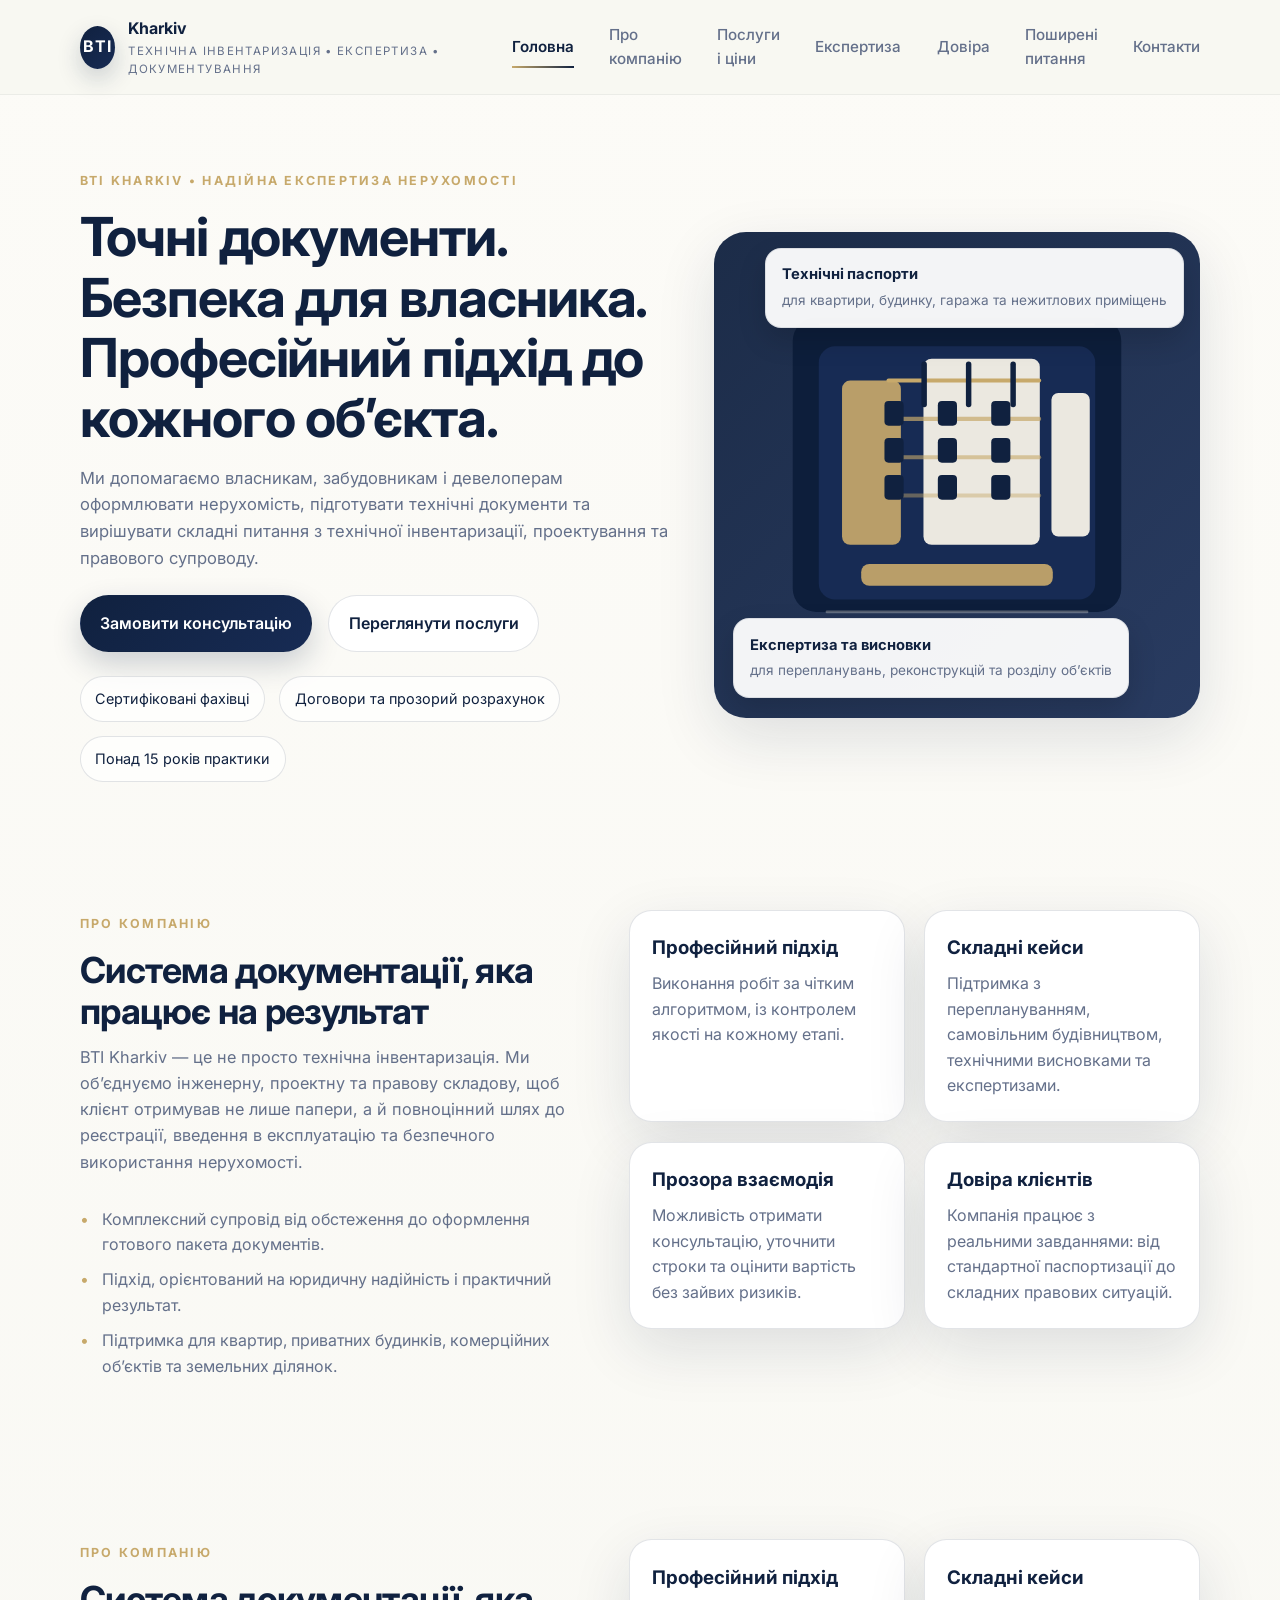
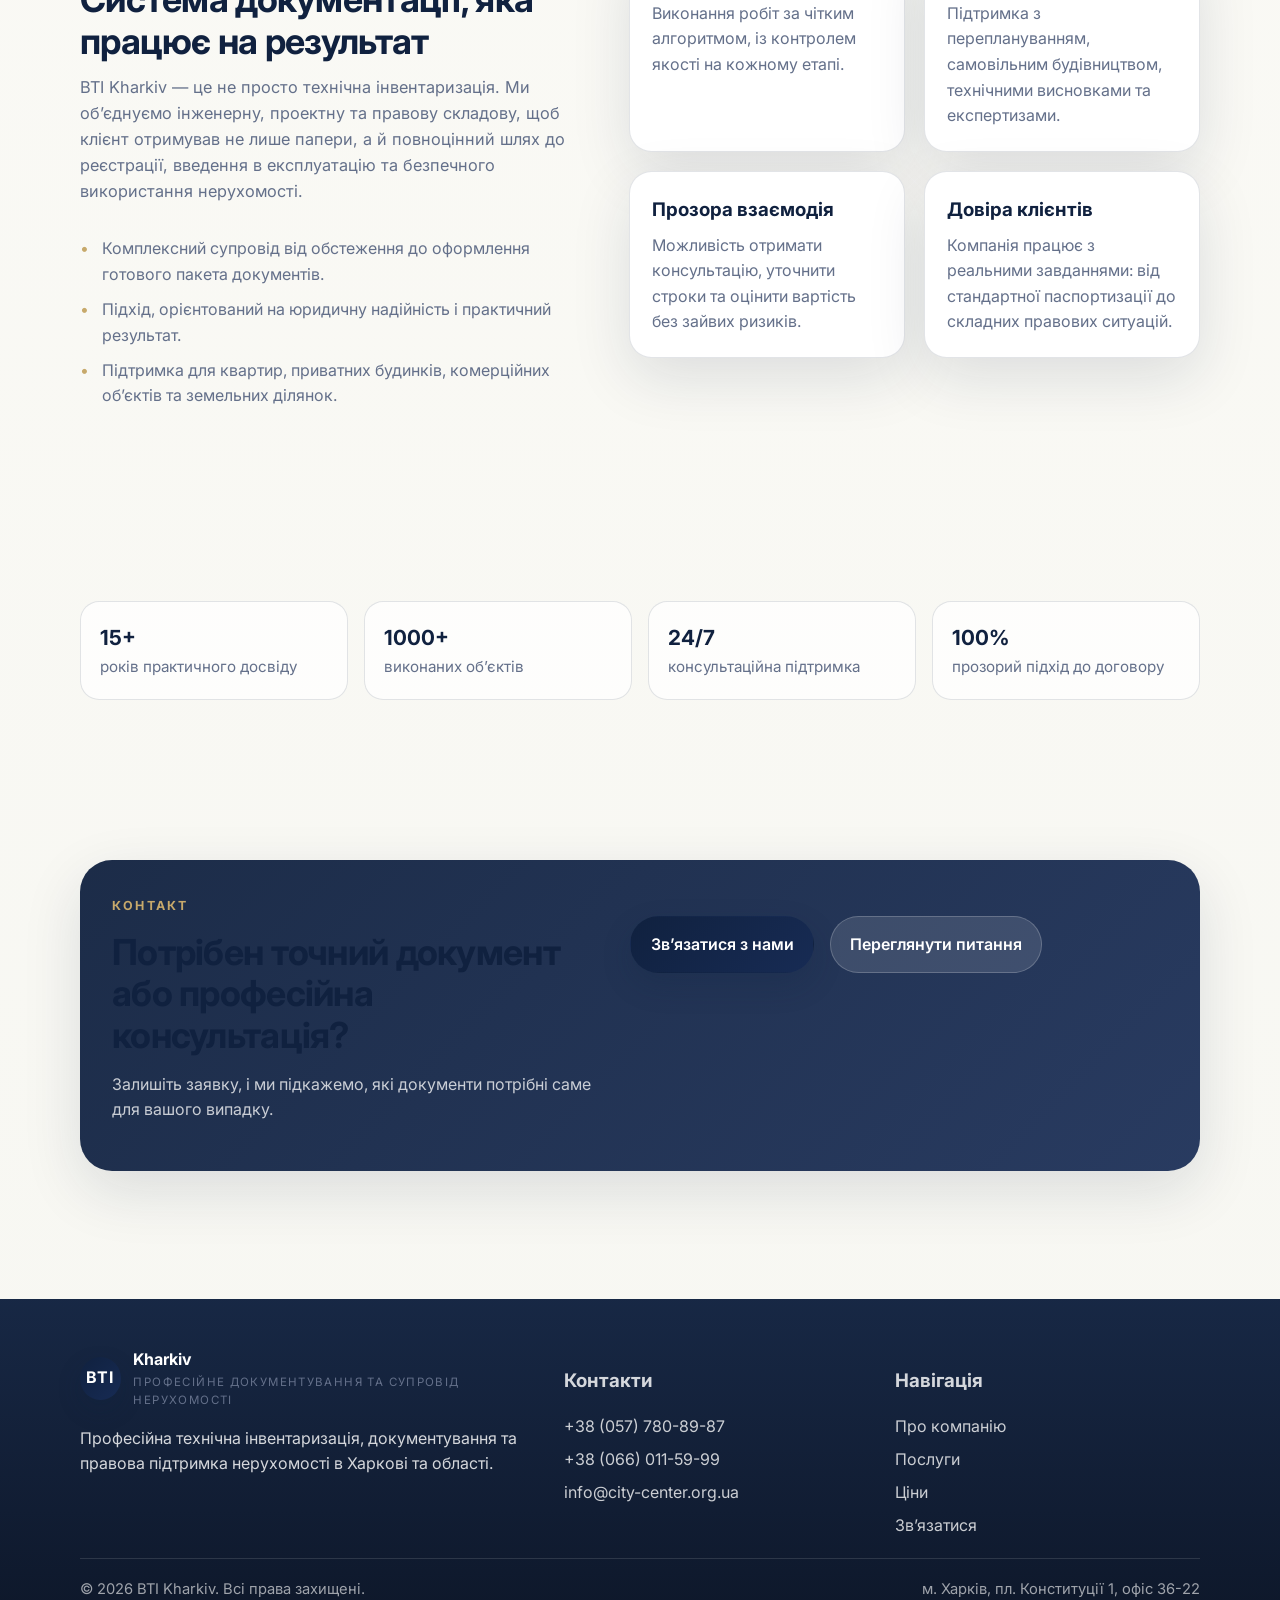
<file: index.html>
<!DOCTYPE html>
<html lang="uk">
  <head>
    <meta charset="UTF-8" />
    <meta name="viewport" content="width=device-width, initial-scale=1.0" />
    <meta name="description" content="BTI Kharkiv — професійна технічна інвентаризація, паспортизація, експертиза та документування нерухомості в Харкові." />
    <title>BTI Kharkiv — Професійна технічна інвентаризація</title>
    <link rel="preconnect" href="https://fonts.googleapis.com" />
    <link rel="preconnect" href="https://fonts.gstatic.com" crossorigin />
    <link href="https://fonts.googleapis.com/css2?family=Inter:wght@400;500;600;700;800&display=swap" rel="stylesheet" />
    <link rel="stylesheet" href="styles.css" />
  </head>
  <body data-page="home">
    <div id="site-header"></div>

    <main>
      <section class="hero">
        <div class="container hero-grid">
          <div>
            <div class="eyebrow">BTI Kharkiv • Надійна експертиза нерухомості</div>
            <h1>Точні документи. Безпека для власника. Професійний підхід до кожного об’єкта.</h1>
            <p class="rich-text">Ми допомагаємо власникам, забудовникам і девелоперам оформлювати нерухомість, підготувати технічні документи та вирішувати складні питання з технічної інвентаризації, проектування та правового супроводу.</p>
            <div class="hero-actions">
              <a class="button button-primary" href="contact.html">Замовити консультацію</a>
              <a class="button button-secondary" href="services.html">Переглянути послуги</a>
            </div>
            <div class="trust-strip">
              <span class="trust-pill">Сертифіковані фахівці</span>
              <span class="trust-pill">Договори та прозорий розрахунок</span>
              <span class="trust-pill">Понад 15 років практики</span>
            </div>
          </div>
          <div class="hero-visual">
            <div class="building">
              <img src="assets/hero-building.svg" alt="Архітектурна ілюстрація будівлі" />
            </div>
            <div class="floating-card card-1">
              <strong>Технічні паспорти</strong>
              <span>для квартири, будинку, гаража та нежитлових приміщень</span>
            </div>
            <div class="floating-card card-2">
              <strong>Експертиза та висновки</strong>
              <span>для перепланувань, реконструкцій та розділу об’єктів</span>
            </div>
          </div>
        </div>
      </section>

      <section class="section" id="about">
        <div class="container">
          <div class="section-grid">
            <div>
              <div class="eyebrow">Про компанію</div>
              <h2 class="section-title">Система документації, яка працює на результат</h2>
              <p class="section-intro">BTI Kharkiv — це не просто технічна інвентаризація. Ми об’єднуємо інженерну, проектну та правову складову, щоб клієнт отримував не лише папери, а й повноцінний шлях до реєстрації, введення в експлуатацію та безпечного використання нерухомості.</p>
              <ul class="list-check">
                <li>Комплексний супровід від обстеження до оформлення готового пакета документів.</li>
                <li>Підхід, орієнтований на юридичну надійність і практичний результат.</li>
                <li>Підтримка для квартир, приватних будинків, комерційних об’єктів та земельних ділянок.</li>
              </ul>
            </div>
            <div class="grid-2">
              <div class="panel">
                <h3>Професійний підхід</h3>
                <p>Виконання робіт за чітким алгоритмом, із контролем якості на кожному етапі.</p>
              </div>
              <div class="panel">
                <h3>Складні кейси</h3>
                <p>Підтримка з переплануванням, самовільним будівництвом, технічними висновками та експертизами.</p>
              </div>
              <div class="panel">
                <h3>Прозора взаємодія</h3>
                <p>Можливість отримати консультацію, уточнити строки та оцінити вартість без зайвих ризиків.</p>
              </div>
              <div class="panel">
                <h3>Довіра клієнтів</h3>
                <p>Компанія працює з реальними завданнями: від стандартної паспортизації до складних правових ситуацій.</p>
              </div>
            </div>
          </div>
        </div>
      </section>

      <section class="section" id="about">
        <div class="container">
          <div class="section-grid">
            <div>
              <div class="eyebrow">Про компанію</div>
              <h2 class="section-title">Система документації, яка працює на результат</h2>
              <p class="section-intro">BTI Kharkiv — це не просто технічна інвентаризація. Ми об’єднуємо інженерну, проектну та правову складову, щоб клієнт отримував не лише папери, а й повноцінний шлях до реєстрації, введення в експлуатацію та безпечного використання нерухомості.</p>
              <ul class="list-check">
                <li>Комплексний супровід від обстеження до оформлення готового пакета документів.</li>
                <li>Підхід, орієнтований на юридичну надійність і практичний результат.</li>
                <li>Підтримка для квартир, приватних будинків, комерційних об’єктів та земельних ділянок.</li>
              </ul>
            </div>
            <div class="grid-2">
              <div class="panel">
                <h3>Професійний підхід</h3>
                <p>Виконання робіт за чітким алгоритмом, із контролем якості на кожному етапі.</p>
              </div>
              <div class="panel">
                <h3>Складні кейси</h3>
                <p>Підтримка з переплануванням, самовільним будівництвом, технічними висновками та експертизами.</p>
              </div>
              <div class="panel">
                <h3>Прозора взаємодія</h3>
                <p>Можливість отримати консультацію, уточнити строки та оцінити вартість без зайвих ризиків.</p>
              </div>
              <div class="panel">
                <h3>Довіра клієнтів</h3>
                <p>Компанія працює з реальними завданнями: від стандартної паспортизації до складних правових ситуацій.</p>
              </div>
            </div>
          </div>
        </div>
      </section>

      <section class="section">
        <div class="container">
          <div class="stat-grid">
            <div class="stat-card">
              <strong>15+</strong>
              <span>років практичного досвіду</span>
            </div>
            <div class="stat-card">
              <strong>1000+</strong>
              <span>виконаних об’єктів</span>
            </div>
            <div class="stat-card">
              <strong>24/7</strong>
              <span>консультаційна підтримка</span>
            </div>
            <div class="stat-card">
              <strong>100%</strong>
              <span>прозорий підхід до договору</span>
            </div>
          </div>
        </div>
      </section>

      <section class="section">
        <div class="container cta-block">
          <div class="section-grid">
            <div>
              <div class="eyebrow">Контакт</div>
              <h2 class="section-title">Потрібен точний документ або професійна консультація?</h2>
              <p>Залишіть заявку, і ми підкажемо, які документи потрібні саме для вашого випадку.</p>
            </div>
            <div class="hero-actions">
              <a class="button button-primary" href="contact.html">Зв’язатися з нами</a>
              <a class="button button-secondary" href="faq.html">Переглянути питання</a>
            </div>
          </div>
        </div>
      </section>
    </main>

    <div id="site-footer"></div>

    <script src="script.js"></script>
  </body>
</html>
</file>
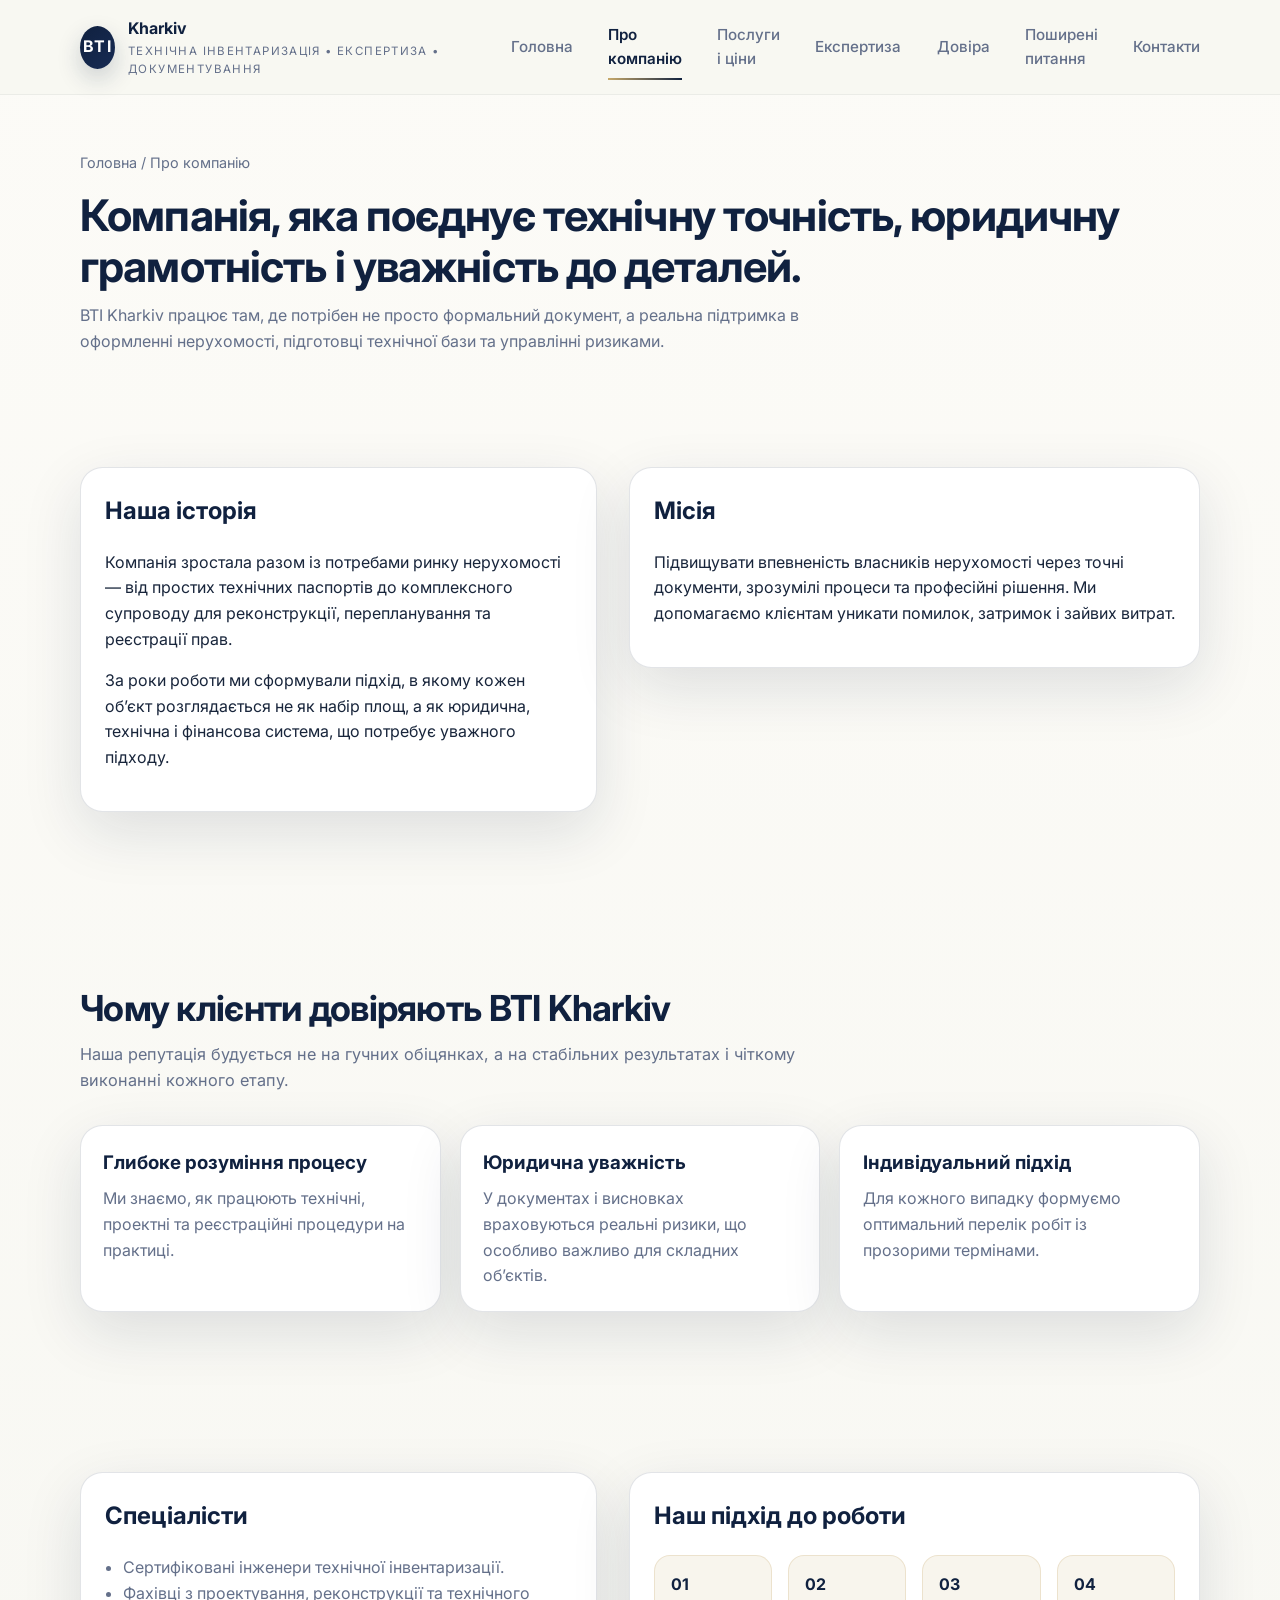
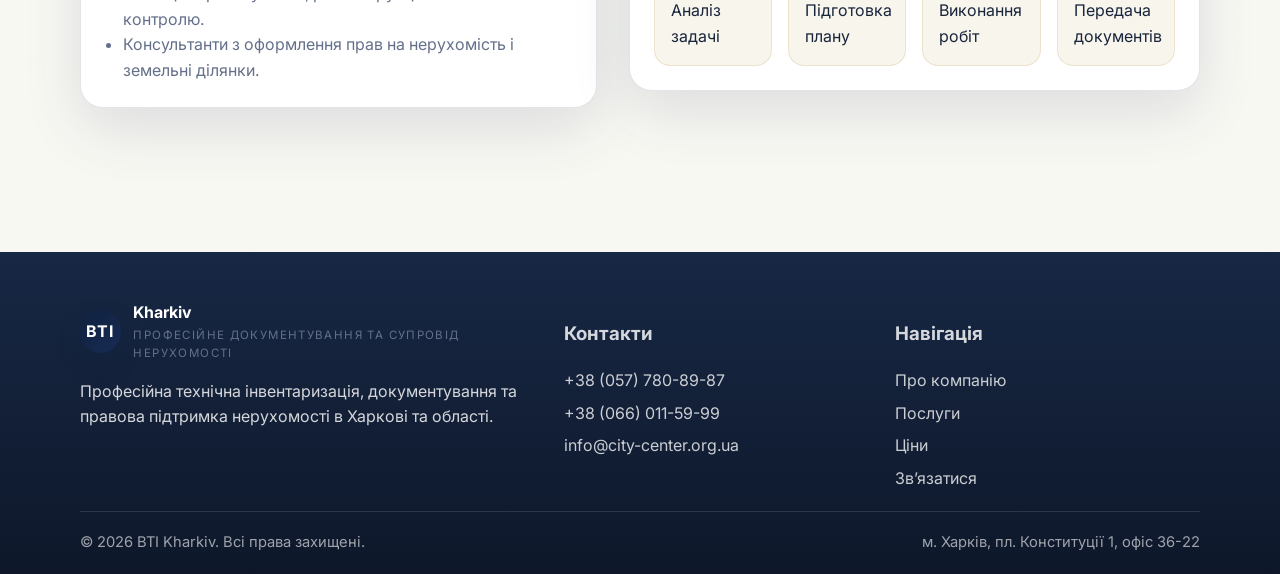
<file: about.html>
<!DOCTYPE html>
<html lang="uk">
  <head>
    <meta charset="UTF-8" />
    <meta name="viewport" content="width=device-width, initial-scale=1.0" />
    <meta name="description" content="Про компанію BTI Kharkiv: досвід, місія, команда та принципи роботи з документами та нерухомістю." />
    <title>BTI Kharkiv — Про компанію</title>
    <link rel="preconnect" href="https://fonts.googleapis.com" />
    <link rel="preconnect" href="https://fonts.gstatic.com" crossorigin />
    <link href="https://fonts.googleapis.com/css2?family=Inter:wght@400;500;600;700;800&display=swap" rel="stylesheet" />
    <link rel="stylesheet" href="styles.css" />
  </head>
  <body data-page="about">
    <div id="site-header"></div>

    <main>
      <section class="page-hero">
        <div class="container">
          <div class="breadcrumbs">Головна / Про компанію</div>
          <h1>Компанія, яка поєднує технічну точність, юридичну грамотність і уважність до деталей.</h1>
          <p>BTI Kharkiv працює там, де потрібен не просто формальний документ, а реальна підтримка в оформленні нерухомості, підготовці технічної бази та управлінні ризиками.</p>
        </div>
      </section>

      <section class="section">
        <div class="container">
          <div class="section-grid">
            <div class="page-card">
              <h2>Наша історія</h2>
              <p>Компанія зростала разом із потребами ринку нерухомості — від простих технічних паспортів до комплексного супроводу для реконструкції, перепланування та реєстрації прав.</p>
              <p>За роки роботи ми сформували підхід, в якому кожен об’єкт розглядається не як набір площ, а як юридична, технічна і фінансова система, що потребує уважного підходу.</p>
            </div>
            <div class="page-card">
              <h2>Місія</h2>
              <p>Підвищувати впевненість власників нерухомості через точні документи, зрозумілі процеси та професійні рішення. Ми допомагаємо клієнтам уникати помилок, затримок і зайвих витрат.</p>
            </div>
          </div>
        </div>
      </section>

      <section class="section">
        <div class="container">
          <h2 class="section-title">Чому клієнти довіряють BTI Kharkiv</h2>
          <p class="section-intro">Наша репутація будується не на гучних обіцянках, а на стабільних результатах і чіткому виконанні кожного етапу.</p>
          <div class="grid-3">
            <div class="panel">
              <h3>Глибоке розуміння процесу</h3>
              <p>Ми знаємо, як працюють технічні, проектні та реєстраційні процедури на практиці.</p>
            </div>
            <div class="panel">
              <h3>Юридична уважність</h3>
              <p>У документах і висновках враховуються реальні ризики, що особливо важливо для складних об’єктів.</p>
            </div>
            <div class="panel">
              <h3>Індивідуальний підхід</h3>
              <p>Для кожного випадку формуємо оптимальний перелік робіт із прозорими термінами.</p>
            </div>
          </div>
        </div>
      </section>

      <section class="section">
        <div class="container">
          <div class="section-grid">
            <div class="page-card">
              <h2>Спеціалісти</h2>
              <ul>
                <li>Сертифіковані інженери технічної інвентаризації.</li>
                <li>Фахівці з проектування, реконструкції та технічного контролю.</li>
                <li>Консультанти з оформлення прав на нерухомість і земельні ділянки.</li>
              </ul>
            </div>
            <div class="page-card">
              <h2>Наш підхід до роботи</h2>
              <div class="steps">
                <div class="step"><strong>01</strong><span>Аналіз задачі</span></div>
                <div class="step"><strong>02</strong><span>Підготовка плану</span></div>
                <div class="step"><strong>03</strong><span>Виконання робіт</span></div>
                <div class="step"><strong>04</strong><span>Передача документів</span></div>
              </div>
            </div>
          </div>
        </div>
      </section>
    </main>

    <div id="site-footer"></div>
    <script src="script.js"></script>
  </body>
</html>
</file>
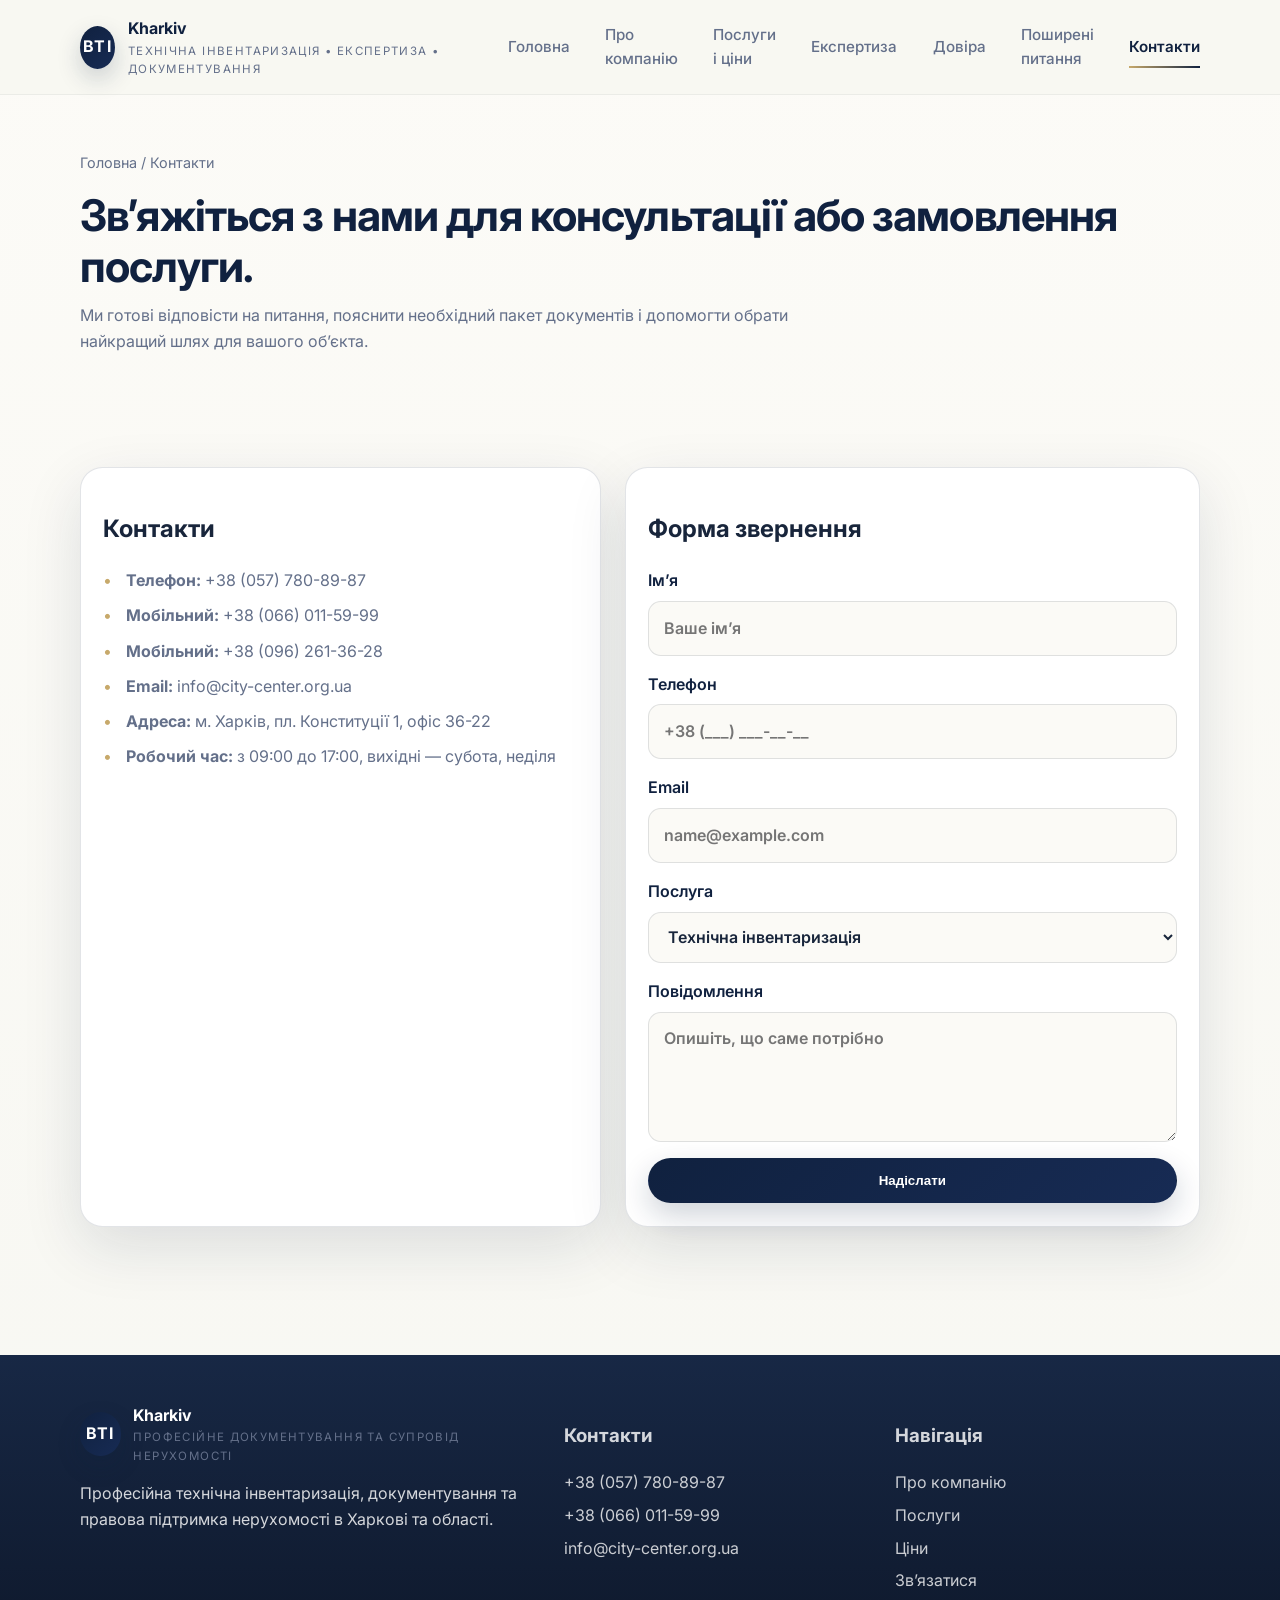
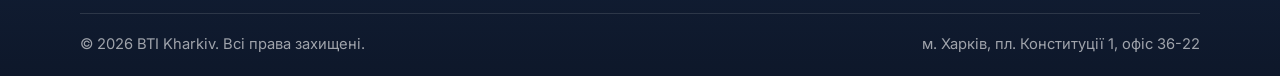
<file: contact.html>
<!DOCTYPE html>
<html lang="uk">
  <head>
    <meta charset="UTF-8" />
    <meta name="viewport" content="width=device-width, initial-scale=1.0" />
    <meta name="description" content="Контакти BTI Kharkiv: зв’язок, консультація, адреса офісу та форма для замовлення послуги." />
    <title>BTI Kharkiv — Контакти</title>
    <link rel="preconnect" href="https://fonts.googleapis.com" />
    <link rel="preconnect" href="https://fonts.gstatic.com" crossorigin />
    <link href="https://fonts.googleapis.com/css2?family=Inter:wght@400;500;600;700;800&display=swap" rel="stylesheet" />
    <link rel="stylesheet" href="styles.css" />
  </head>
  <body data-page="contact">
    <div id="site-header"></div>

    <main>
      <section class="page-hero">
        <div class="container">
          <div class="breadcrumbs">Головна / Контакти</div>
          <h1>Зв’яжіться з нами для консультації або замовлення послуги.</h1>
          <p>Ми готові відповісти на питання, пояснити необхідний пакет документів і допомогти обрати найкращий шлях для вашого об’єкта.</p>
        </div>
      </section>

      <section class="section">
        <div class="container contact-grid">
          <div class="contact-card">
            <h2>Контакти</h2>
            <ul class="list-check">
              <li><strong>Телефон:</strong> <a href="tel:+380577808987">+38 (057) 780-89-87</a></li>
              <li><strong>Мобільний:</strong> <a href="tel:+380660115999">+38 (066) 011-59-99</a></li>
              <li><strong>Мобільний:</strong> <a href="tel:+380962613628">+38 (096) 261-36-28</a></li>
              <li><strong>Email:</strong> <a href="mailto:info@city-center.org.ua">info@city-center.org.ua</a></li>
              <li><strong>Адреса:</strong> м. Харків, пл. Конституції 1, офіс 36-22</li>
              <li><strong>Робочий час:</strong> з 09:00 до 17:00, вихідні — субота, неділя</li>
            </ul>
          </div>
          <div class="form-card">
            <h2>Форма звернення</h2>
            <form>
              <label>Ім’я<input type="text" placeholder="Ваше ім’я" /></label>
              <label>Телефон<input type="tel" placeholder="+38 (___) ___-__-__" /></label>
              <label>Email<input type="email" placeholder="name@example.com" /></label>
              <label>Послуга<select><option>Технічна інвентаризація</option><option>Технічні висновки</option><option>Проектування</option><option>Юридичний супровід</option></select></label>
              <label>Повідомлення<textarea placeholder="Опишіть, що саме потрібно"></textarea></label>
              <button class="button button-primary" type="submit">Надіслати</button>
            </form>
          </div>
        </div>
      </section>
    </main>

    <div id="site-footer"></div>
    <script src="script.js"></script>
  </body>
</html>
</file>
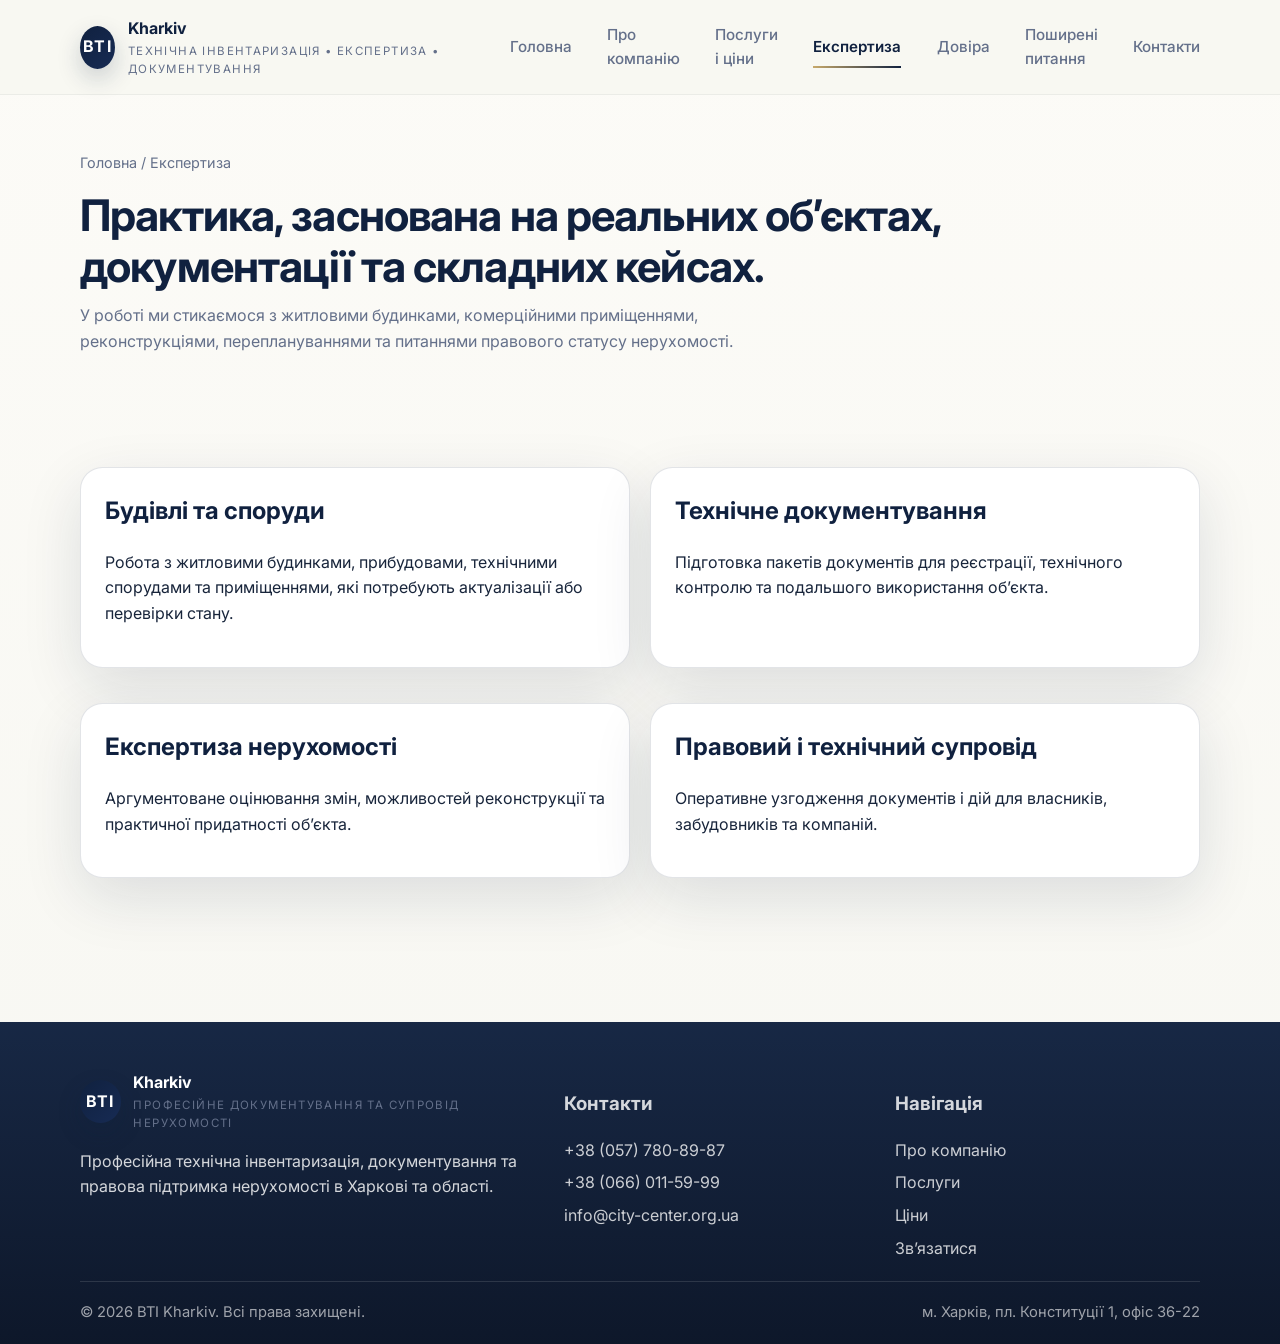
<file: expertise.html>
<!DOCTYPE html>
<html lang="uk">
  <head>
    <meta charset="UTF-8" />
    <meta name="viewport" content="width=device-width, initial-scale=1.0" />
    <meta name="description" content="Експертиза BTI Kharkiv: приклади робіт з будівлями, технічними паспортами, документуванням та оцінкою нерухомості." />
    <title>BTI Kharkiv — Експертиза</title>
    <link rel="preconnect" href="https://fonts.googleapis.com" />
    <link rel="preconnect" href="https://fonts.gstatic.com" crossorigin />
    <link href="https://fonts.googleapis.com/css2?family=Inter:wght@400;500;600;700;800&display=swap" rel="stylesheet" />
    <link rel="stylesheet" href="styles.css" />
  </head>
  <body data-page="expertise">
    <div id="site-header"></div>

    <main>
      <section class="page-hero">
        <div class="container">
          <div class="breadcrumbs">Головна / Експертиза</div>
          <h1>Практика, заснована на реальних об’єктах, документації та складних кейсах.</h1>
          <p>У роботі ми стикаємося з житловими будинками, комерційними приміщеннями, реконструкціями, переплануваннями та питаннями правового статусу нерухомості.</p>
        </div>
      </section>

      <section class="section">
        <div class="container">
          <div class="grid-2">
            <div class="page-card">
              <h2>Будівлі та споруди</h2>
              <p>Робота з житловими будинками, прибудовами, технічними спорудами та приміщеннями, які потребують актуалізації або перевірки стану.</p>
            </div>
            <div class="page-card">
              <h2>Технічне документування</h2>
              <p>Підготовка пакетів документів для реєстрації, технічного контролю та подальшого використання об’єкта.</p>
            </div>
            <div class="page-card">
              <h2>Експертиза нерухомості</h2>
              <p>Аргументоване оцінювання змін, можливостей реконструкції та практичної придатності об’єкта.</p>
            </div>
            <div class="page-card">
              <h2>Правовий і технічний супровід</h2>
              <p>Оперативне узгодження документів і дій для власників, забудовників та компаній.</p>
            </div>
          </div>
        </div>
      </section>
    </main>

    <div id="site-footer"></div>
    <script src="script.js"></script>
  </body>
</html>
</file>
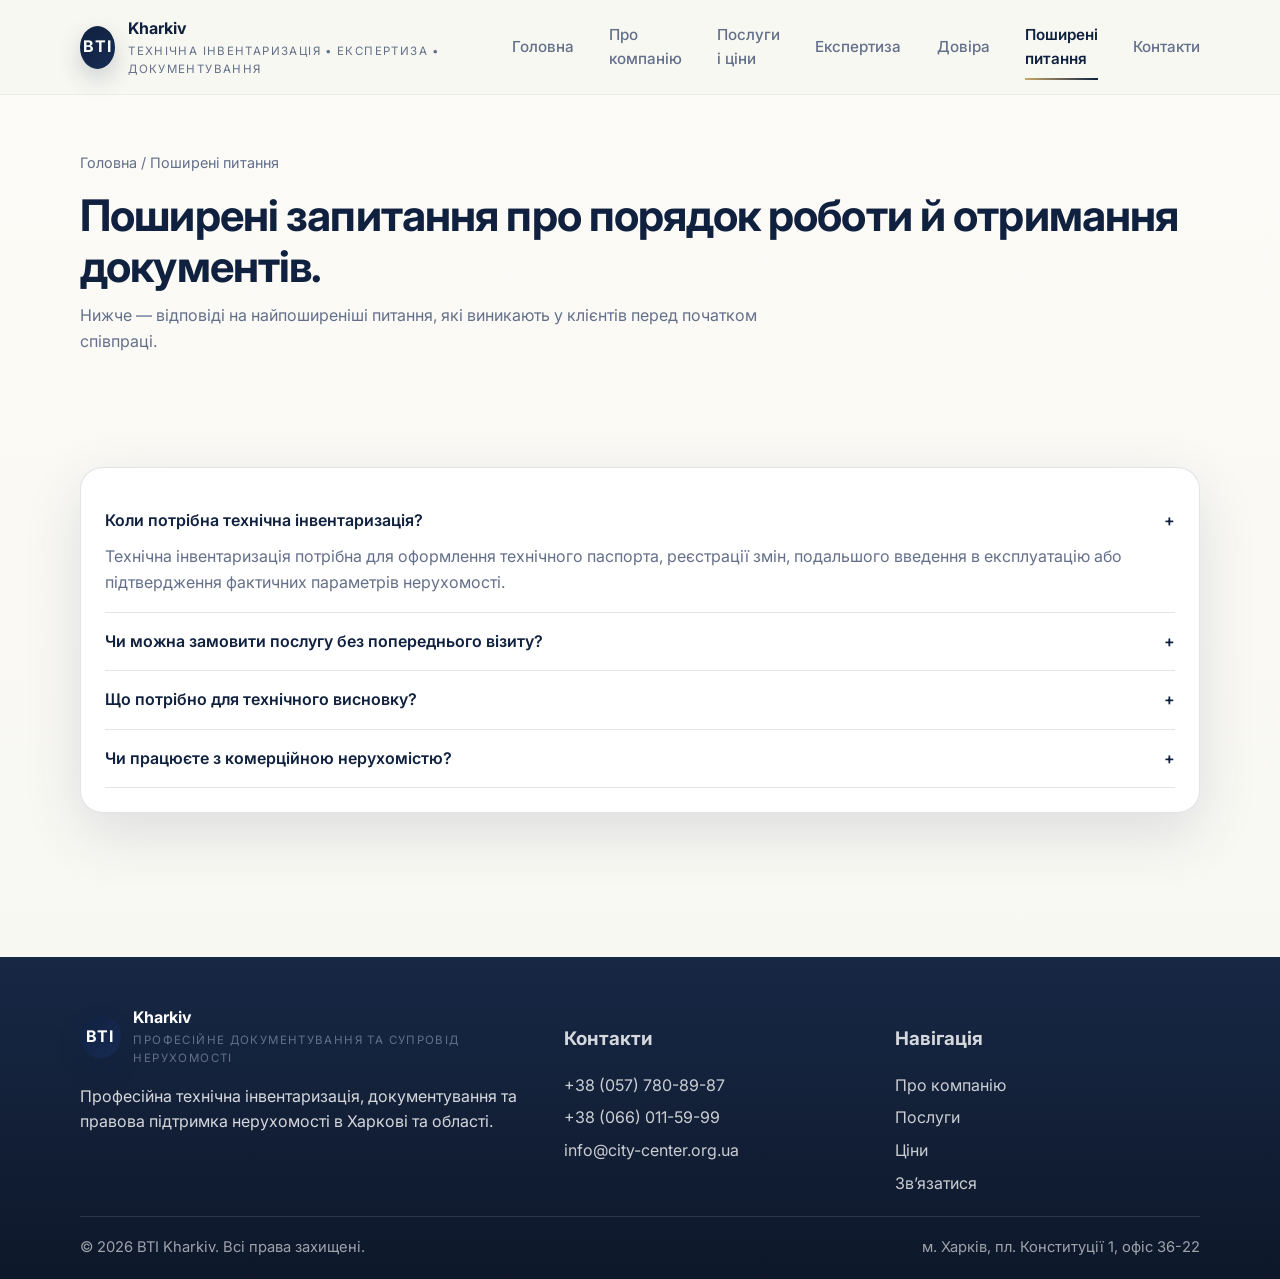
<file: faq.html>
<!DOCTYPE html>
<html lang="uk">
  <head>
    <meta charset="UTF-8" />
    <meta name="viewport" content="width=device-width, initial-scale=1.0" />
    <meta name="description" content="FAQ BTI Kharkiv: відповіді на поширені питання щодо технічної інвентаризації, документації та консультацій." />
    <title>BTI Kharkiv — Поширені питання</title>
    <link rel="preconnect" href="https://fonts.googleapis.com" />
    <link rel="preconnect" href="https://fonts.gstatic.com" crossorigin />
    <link href="https://fonts.googleapis.com/css2?family=Inter:wght@400;500;600;700;800&display=swap" rel="stylesheet" />
    <link rel="stylesheet" href="styles.css" />
  </head>
  <body data-page="faq">
    <div id="site-header"></div>

    <main>
      <section class="page-hero">
        <div class="container">
          <div class="breadcrumbs">Головна / Поширені питання</div>
          <h1>Поширені запитання про порядок роботи й отримання документів.</h1>
          <p>Нижче — відповіді на найпоширеніші питання, які виникають у клієнтів перед початком співпраці.</p>
        </div>
      </section>

      <section class="section">
        <div class="container">
          <div class="page-card">
            <div class="faq-item active">
              <button type="button">Коли потрібна технічна інвентаризація?<span>+</span></button>
              <div class="answer">Технічна інвентаризація потрібна для оформлення технічного паспорта, реєстрації змін, подальшого введення в експлуатацію або підтвердження фактичних параметрів нерухомості.</div>
            </div>
            <div class="faq-item">
              <button type="button">Чи можна замовити послугу без попереднього візиту?<span>+</span></button>
              <div class="answer">Так. Спочатку ми консультуємо клієнта, збираємо базові дані і визначаємо, які документи або обстеження необхідні саме у вашому випадку.</div>
            </div>
            <div class="faq-item">
              <button type="button">Що потрібно для технічного висновку?<span>+</span></button>
              <div class="answer">Зазвичай потрібні правовстановлюючі документи, креслення або плани, а також інформація про об’єкт або заплановані зміни.</div>
            </div>
            <div class="faq-item">
              <button type="button">Чи працюєте з комерційною нерухомістю?<span>+</span></button>
              <div class="answer">Так. Ми працюємо як з житловими, так і з нежитловими приміщеннями, виробничими і складськими об’єктами.</div>
            </div>
          </div>
        </div>
      </section>
    </main>

    <div id="site-footer"></div>
    <script src="script.js"></script>
  </body>
</html>
</file>
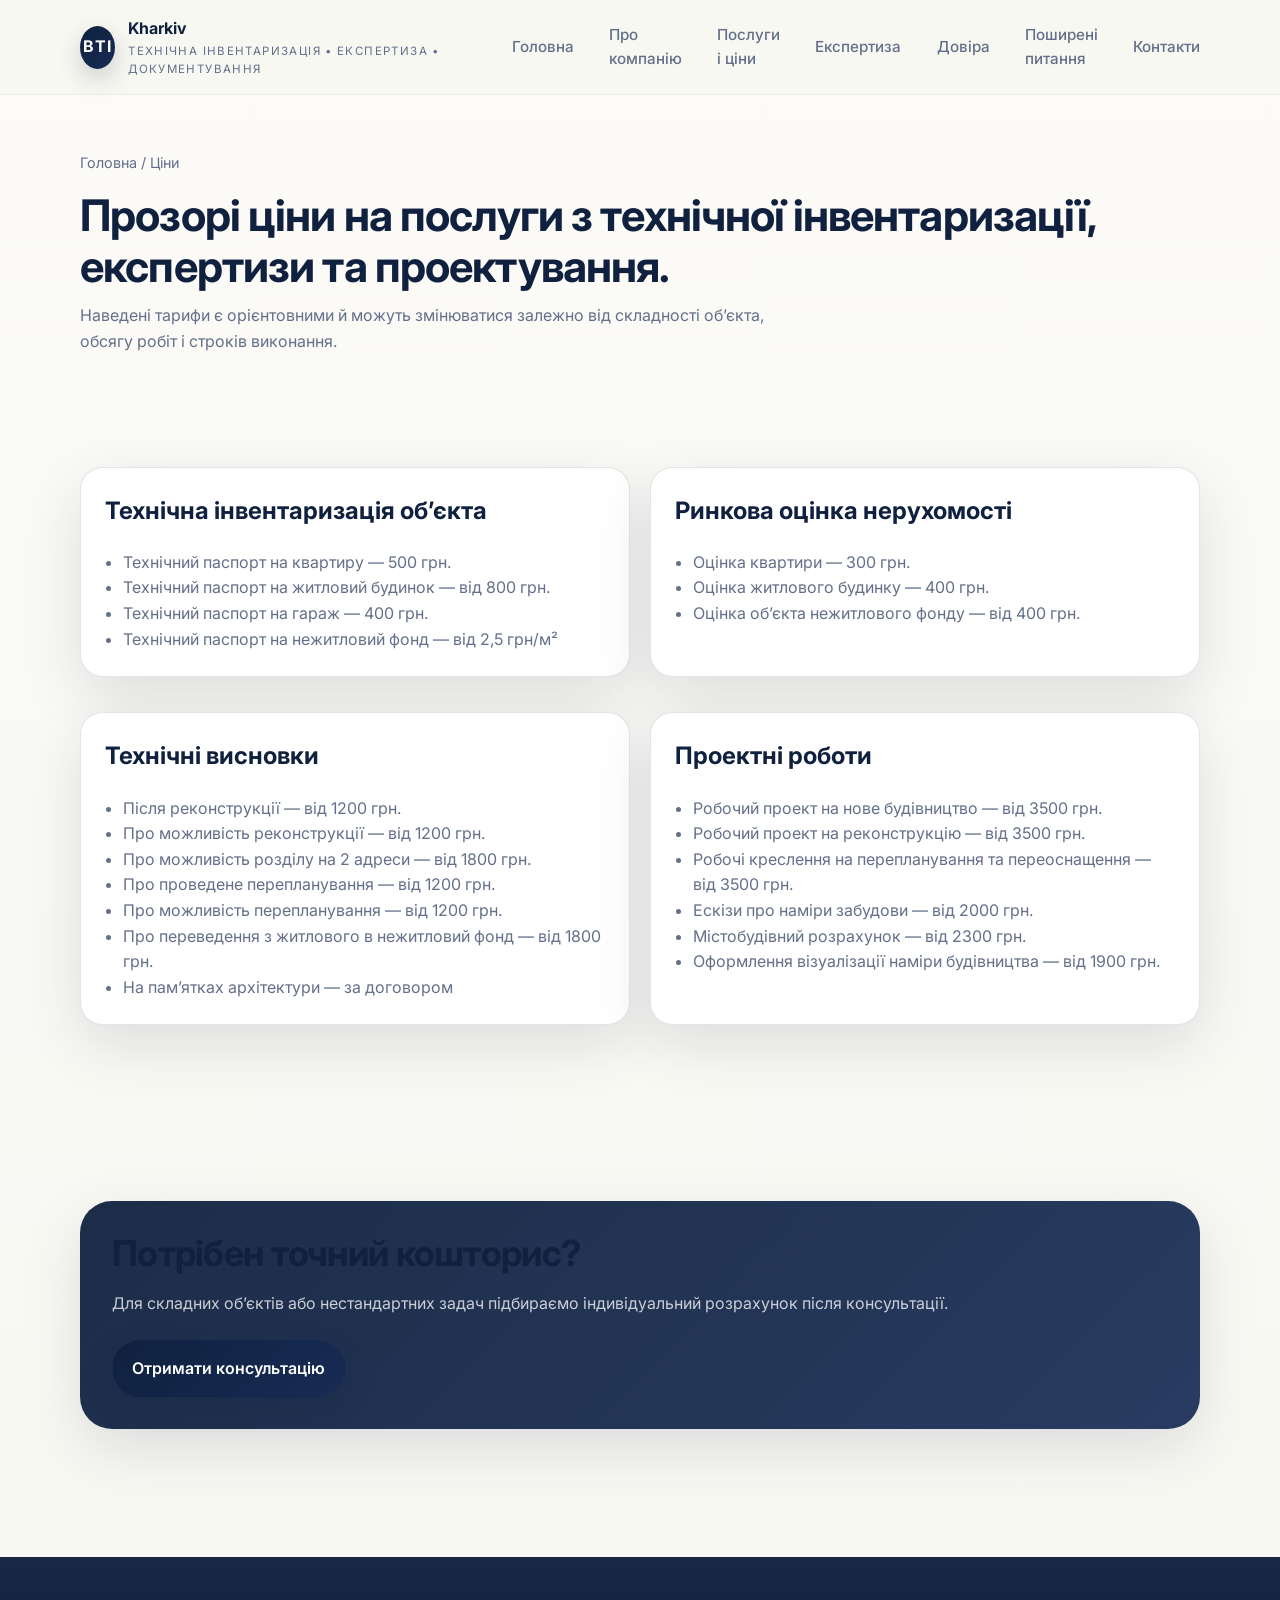
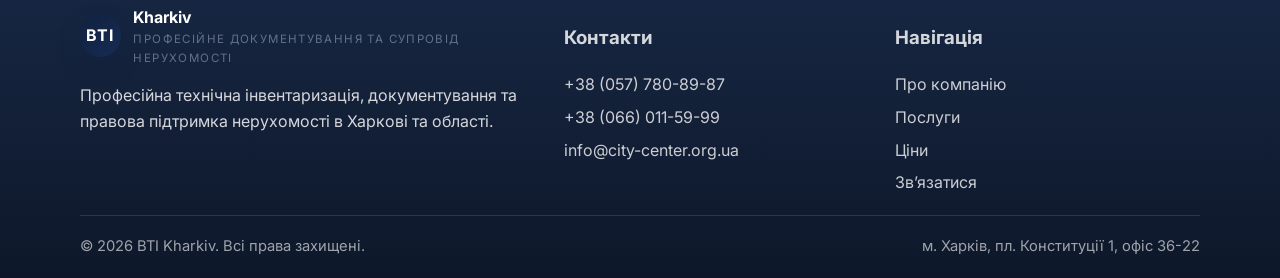
<file: prices.html>
<!DOCTYPE html>
<html lang="uk">
  <head>
    <meta charset="UTF-8" />
    <meta name="viewport" content="width=device-width, initial-scale=1.0" />
    <meta name="description" content="Ціни на послуги BTI Kharkiv: технічна інвентаризація, оцінка нерухомості, технічні висновки та проектні роботи." />
    <title>BTI Kharkiv — Ціни</title>
    <link rel="preconnect" href="https://fonts.googleapis.com" />
    <link rel="preconnect" href="https://fonts.gstatic.com" crossorigin />
    <link href="https://fonts.googleapis.com/css2?family=Inter:wght@400;500;600;700;800&display=swap" rel="stylesheet" />
    <link rel="stylesheet" href="styles.css" />
  </head>
  <body data-page="prices">
    <div id="site-header"></div>

    <main>
      <section class="page-hero">
        <div class="container">
          <div class="breadcrumbs">Головна / Ціни</div>
          <h1>Прозорі ціни на послуги з технічної інвентаризації, експертизи та проектування.</h1>
          <p>Наведені тарифи є орієнтовними й можуть змінюватися залежно від складності об’єкта, обсягу робіт і строків виконання.</p>
        </div>
      </section>

      <section class="section">
        <div class="container">
          <div class="grid-2">
            <div class="page-card">
              <h2>Технічна інвентаризація об’єкта</h2>
              <ul>
                <li>Технічний паспорт на квартиру — 500 грн.</li>
                <li>Технічний паспорт на житловий будинок — від 800 грн.</li>
                <li>Технічний паспорт на гараж — 400 грн.</li>
                <li>Технічний паспорт на нежитловий фонд — від 2,5 грн/м²</li>
              </ul>
            </div>
            <div class="page-card">
              <h2>Ринкова оцінка нерухомості</h2>
              <ul>
                <li>Оцінка квартири — 300 грн.</li>
                <li>Оцінка житлового будинку — 400 грн.</li>
                <li>Оцінка об’єкта нежитлового фонду — від 400 грн.</li>
              </ul>
            </div>
            <div class="page-card">
              <h2>Технічні висновки</h2>
              <ul>
                <li>Після реконструкції — від 1200 грн.</li>
                <li>Про можливість реконструкції — від 1200 грн.</li>
                <li>Про можливість розділу на 2 адреси — від 1800 грн.</li>
                <li>Про проведене перепланування — від 1200 грн.</li>
                <li>Про можливість перепланування — від 1200 грн.</li>
                <li>Про переведення з житлового в нежитловий фонд — від 1800 грн.</li>
                <li>На пам’ятках архітектури — за договором</li>
              </ul>
            </div>
            <div class="page-card">
              <h2>Проектні роботи</h2>
              <ul>
                <li>Робочий проект на нове будівництво — від 3500 грн.</li>
                <li>Робочий проект на реконструкцію — від 3500 грн.</li>
                <li>Робочі креслення на перепланування та переоснащення — від 3500 грн.</li>
                <li>Ескізи про наміри забудови — від 2000 грн.</li>
                <li>Містобудівний розрахунок — від 2300 грн.</li>
                <li>Оформлення візуалізації наміри будівництва — від 1900 грн.</li>
              </ul>
            </div>
          </div>
        </div>
      </section>

      <section class="section">
        <div class="container cta-block">
          <h2 class="section-title">Потрібен точний кошторис?</h2>
          <p>Для складних об’єктів або нестандартних задач підбираємо індивідуальний розрахунок після консультації.</p>
          <div class="hero-actions">
            <a class="button button-primary" href="contact.html">Отримати консультацію</a>
          </div>
        </div>
      </section>
    </main>

    <div id="site-footer"></div>
    <script src="script.js"></script>
  </body>
</html>
</file>
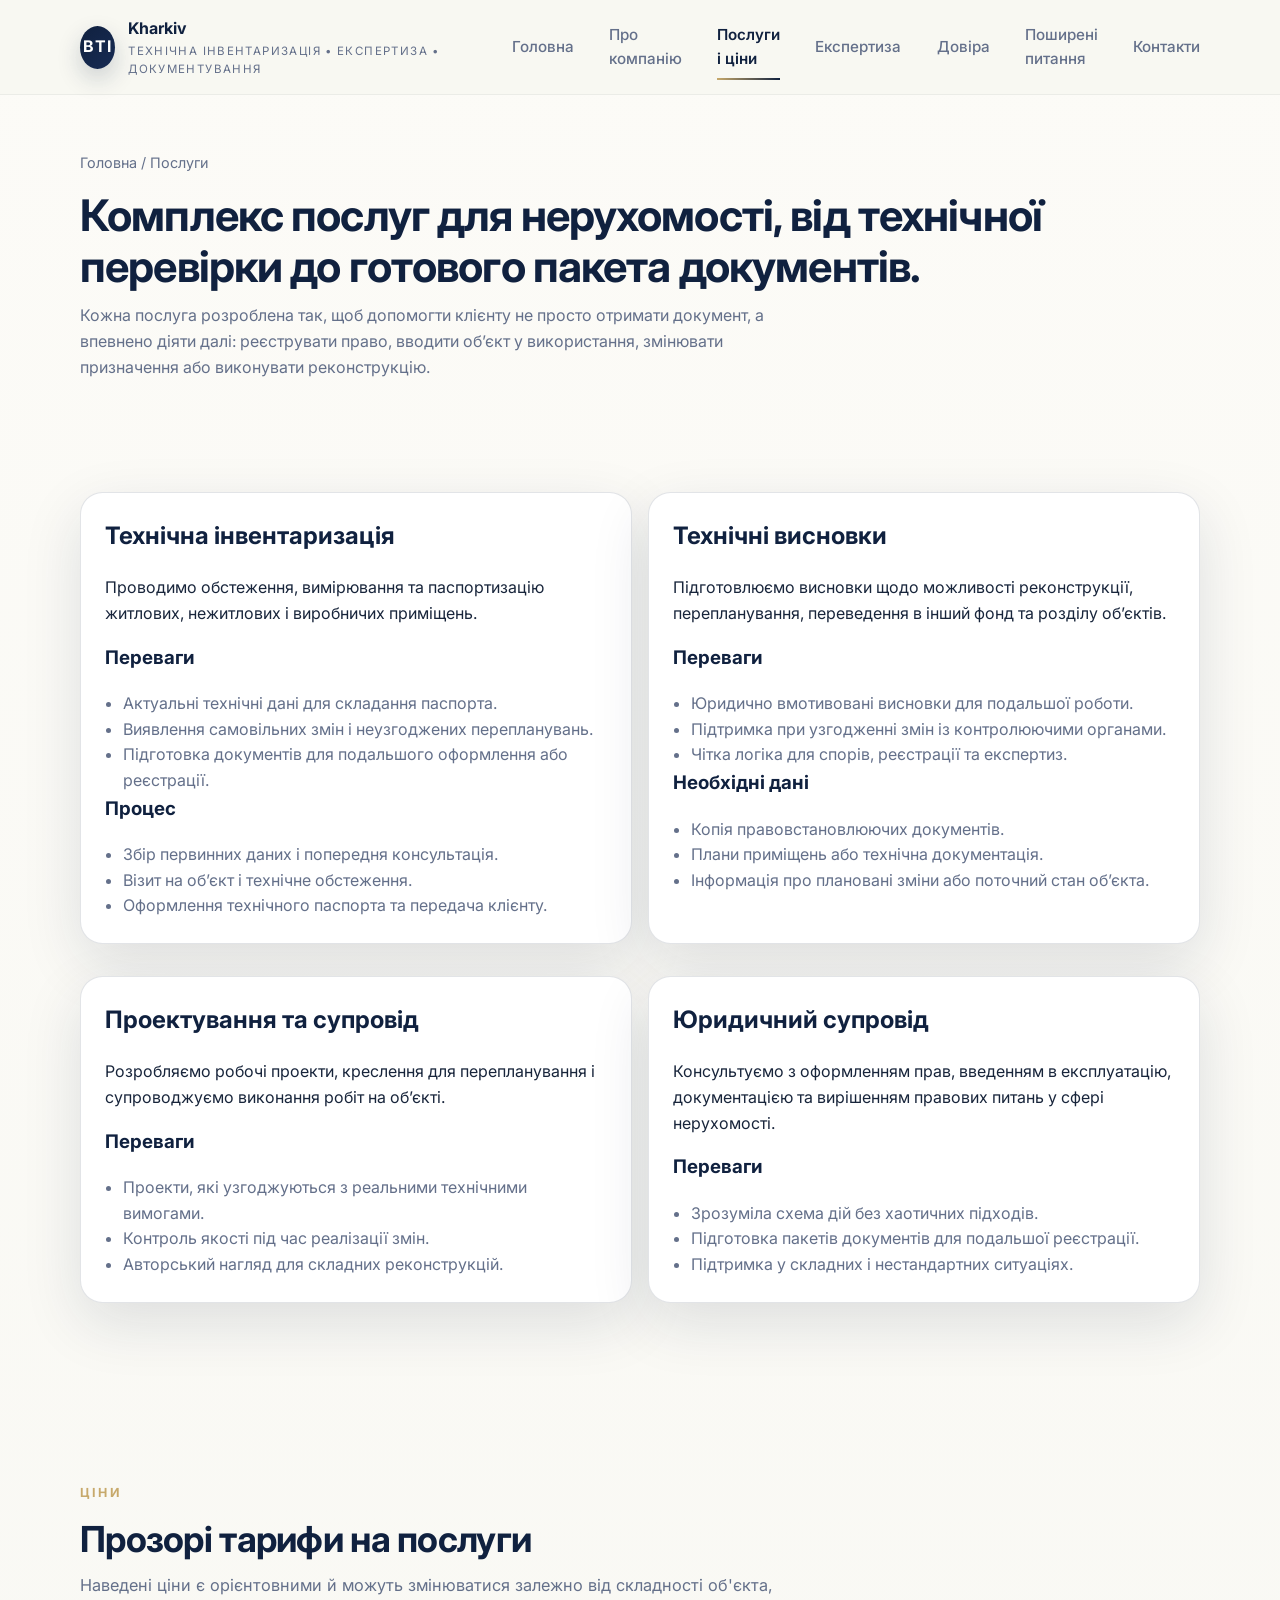
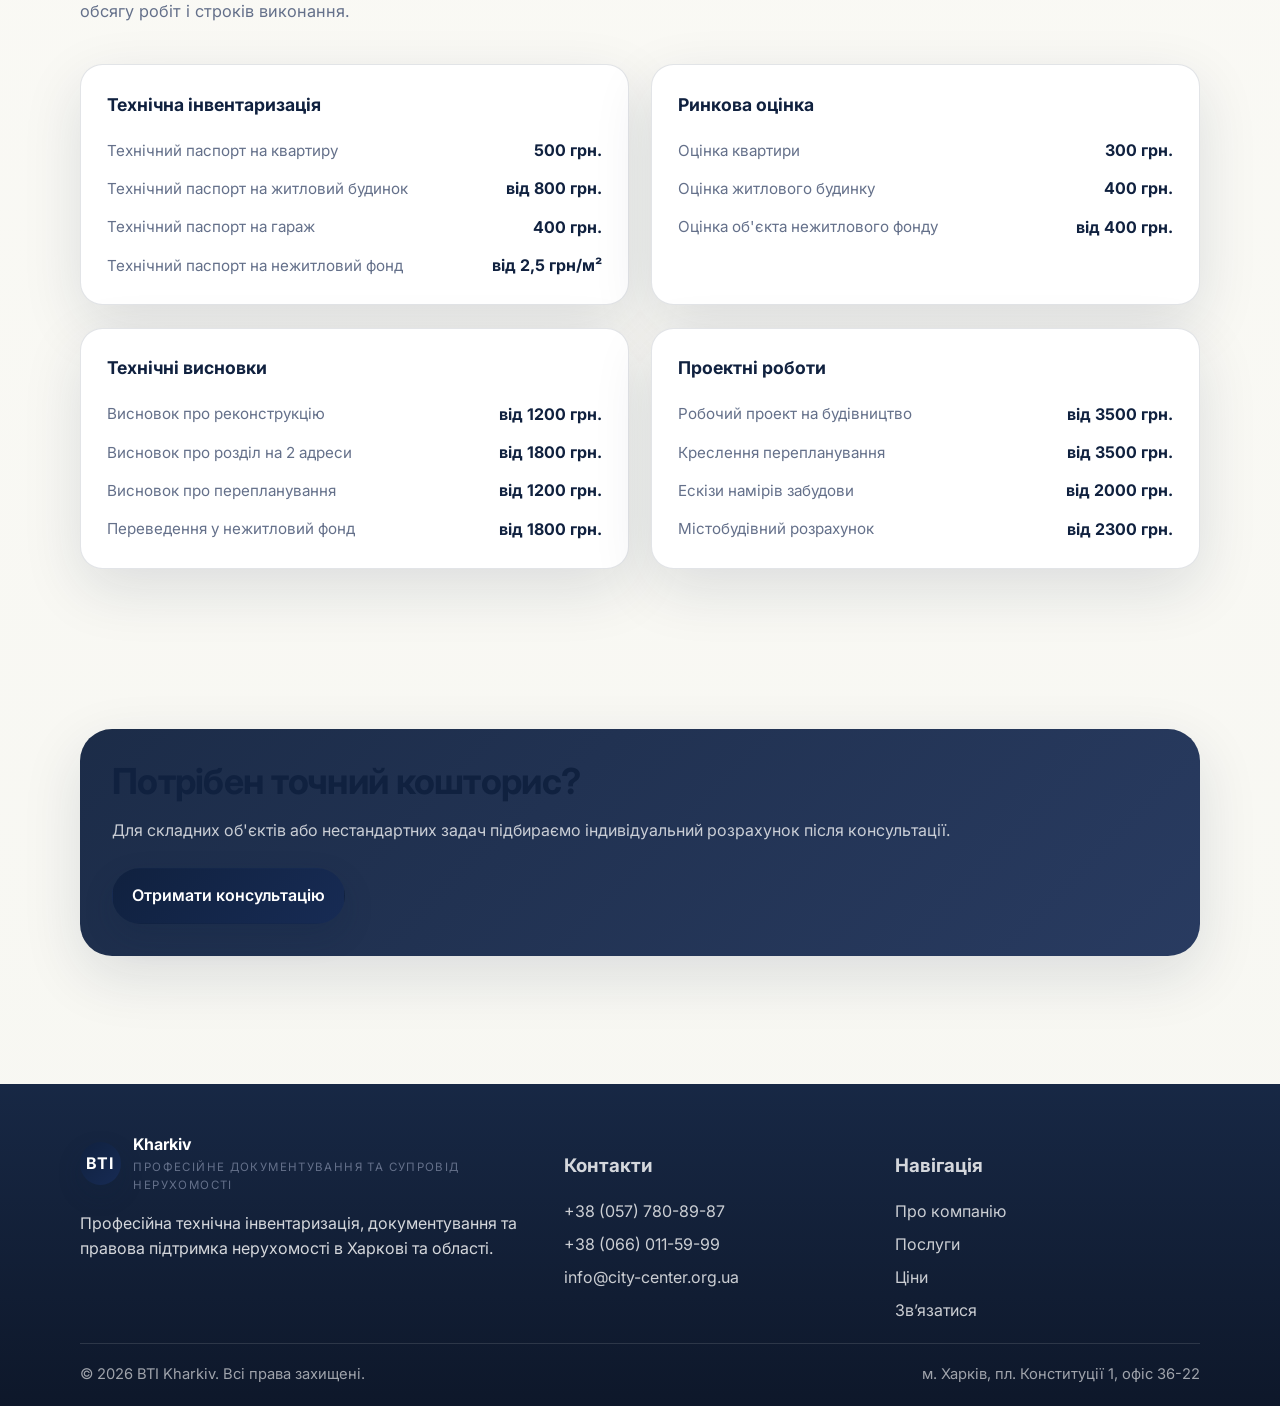
<file: services.html>
<!DOCTYPE html>
<html lang="uk">
  <head>
    <meta charset="UTF-8" />
    <meta name="viewport" content="width=device-width, initial-scale=1.0" />
    <meta name="description" content="Послуги BTI Kharkiv: технічна інвентаризація, технічні висновки, проектування, юридичний супровід та експертиза." />
    <title>BTI Kharkiv — Послуги</title>
    <link rel="preconnect" href="https://fonts.googleapis.com" />
    <link rel="preconnect" href="https://fonts.gstatic.com" crossorigin />
    <link href="https://fonts.googleapis.com/css2?family=Inter:wght@400;500;600;700;800&display=swap" rel="stylesheet" />
    <link rel="stylesheet" href="styles.css" />
  </head>
  <body data-page="services">
    <div id="site-header"></div>

    <main>
      <section class="page-hero">
        <div class="container">
          <div class="breadcrumbs">Головна / Послуги</div>
          <h1>Комплекс послуг для нерухомості, від технічної перевірки до готового пакета документів.</h1>
          <p>Кожна послуга розроблена так, щоб допомогти клієнту не просто отримати документ, а впевнено діяти далі: реєструвати право, вводити об’єкт у використання, змінювати призначення або виконувати реконструкцію.</p>
        </div>
      </section>

      <section class="section">
        <div class="container">
          <div class="services-grid">
            <article class="page-card" id="technical-inventory">
              <h2>Технічна інвентаризація</h2>
              <p>Проводимо обстеження, вимірювання та паспортизацію житлових, нежитлових і виробничих приміщень.</p>
              <h3>Переваги</h3>
              <ul>
                <li>Актуальні технічні дані для складання паспорта.</li>
                <li>Виявлення самовільних змін і неузгоджених перепланувань.</li>
                <li>Підготовка документів для подальшого оформлення або реєстрації.</li>
              </ul>
              <h3>Процес</h3>
              <ul>
                <li>Збір первинних даних і попередня консультація.</li>
                <li>Візит на об’єкт і технічне обстеження.</li>
                <li>Оформлення технічного паспорта та передача клієнту.</li>
              </ul>
            </article>
            <article class="page-card" id="technical-reports">
              <h2>Технічні висновки</h2>
              <p>Підготовлюємо висновки щодо можливості реконструкції, перепланування, переведення в інший фонд та розділу об’єктів.</p>
              <h3>Переваги</h3>
              <ul>
                <li>Юридично вмотивовані висновки для подальшої роботи.</li>
                <li>Підтримка при узгодженні змін із контролюючими органами.</li>
                <li>Чітка логіка для спорів, реєстрації та експертиз.</li>
              </ul>
              <h3>Необхідні дані</h3>
              <ul>
                <li>Копія правовстановлюючих документів.</li>
                <li>Плани приміщень або технічна документація.</li>
                <li>Інформація про плановані зміни або поточний стан об’єкта.</li>
              </ul>
            </article>
            <article class="page-card" id="projecting">
              <h2>Проектування та супровід</h2>
              <p>Розробляємо робочі проекти, креслення для перепланування і супроводжуємо виконання робіт на об’єкті.</p>
              <h3>Переваги</h3>
              <ul>
                <li>Проекти, які узгоджуються з реальними технічними вимогами.</li>
                <li>Контроль якості під час реалізації змін.</li>
                <li>Авторський нагляд для складних реконструкцій.</li>
              </ul>
            </article>
            <article class="page-card" id="legal-support">
              <h2>Юридичний супровід</h2>
              <p>Консультуємо з оформленням прав, введенням в експлуатацію, документацією та вирішенням правових питань у сфері нерухомості.</p>
              <h3>Переваги</h3>
              <ul>
                <li>Зрозуміла схема дій без хаотичних підходів.</li>
                <li>Підготовка пакетів документів для подальшої реєстрації.</li>
                <li>Підтримка у складних і нестандартних ситуаціях.</li>
              </ul>
            </article>
          </div>
        </div>
      </section>

      <section class="section">
        <div class="container">
          <div class="eyebrow">Ціни</div>
          <h2 class="section-title">Прозорі тарифи на послуги</h2>
          <p class="section-intro">Наведені ціни є орієнтовними й можуть змінюватися залежно від складності об'єкта, обсягу робіт і строків виконання.</p>
          <div class="pricing-grid">
            <div class="pricing-card">
              <h3>Технічна інвентаризація</h3>
              <ul class="pricing-list">
                <li><span>Технічний паспорт на квартиру</span> <strong>500 грн.</strong></li>
                <li><span>Технічний паспорт на житловий будинок</span> <strong>від 800 грн.</strong></li>
                <li><span>Технічний паспорт на гараж</span> <strong>400 грн.</strong></li>
                <li><span>Технічний паспорт на нежитловий фонд</span> <strong>від 2,5 грн/м²</strong></li>
              </ul>
            </div>
            <div class="pricing-card">
              <h3>Ринкова оцінка</h3>
              <ul class="pricing-list">
                <li><span>Оцінка квартири</span> <strong>300 грн.</strong></li>
                <li><span>Оцінка житлового будинку</span> <strong>400 грн.</strong></li>
                <li><span>Оцінка об'єкта нежитлового фонду</span> <strong>від 400 грн.</strong></li>
              </ul>
            </div>
            <div class="pricing-card">
              <h3>Технічні висновки</h3>
              <ul class="pricing-list">
                <li><span>Висновок про реконструкцію</span> <strong>від 1200 грн.</strong></li>
                <li><span>Висновок про розділ на 2 адреси</span> <strong>від 1800 грн.</strong></li>
                <li><span>Висновок про перепланування</span> <strong>від 1200 грн.</strong></li>
                <li><span>Переведення у нежитловий фонд</span> <strong>від 1800 грн.</strong></li>
              </ul>
            </div>
            <div class="pricing-card">
              <h3>Проектні роботи</h3>
              <ul class="pricing-list">
                <li><span>Робочий проект на будівництво</span> <strong>від 3500 грн.</strong></li>
                <li><span>Креслення перепланування</span> <strong>від 3500 грн.</strong></li>
                <li><span>Ескізи намірів забудови</span> <strong>від 2000 грн.</strong></li>
                <li><span>Містобудівний розрахунок</span> <strong>від 2300 грн.</strong></li>
              </ul>
            </div>
          </div>
        </div>
      </section>

      <section class="section">
        <div class="container cta-block">
          <h2 class="section-title">Потрібен точний кошторис?</h2>
          <p>Для складних об'єктів або нестандартних задач підбираємо індивідуальний розрахунок після консультації.</p>
          <div class="hero-actions">
            <a class="button button-primary" href="contact.html">Отримати консультацію</a>
          </div>
        </div>
      </section>
    </main>

    <div id="site-footer"></div>
    <script src="script.js"></script>
  </body>
</html>
</file>
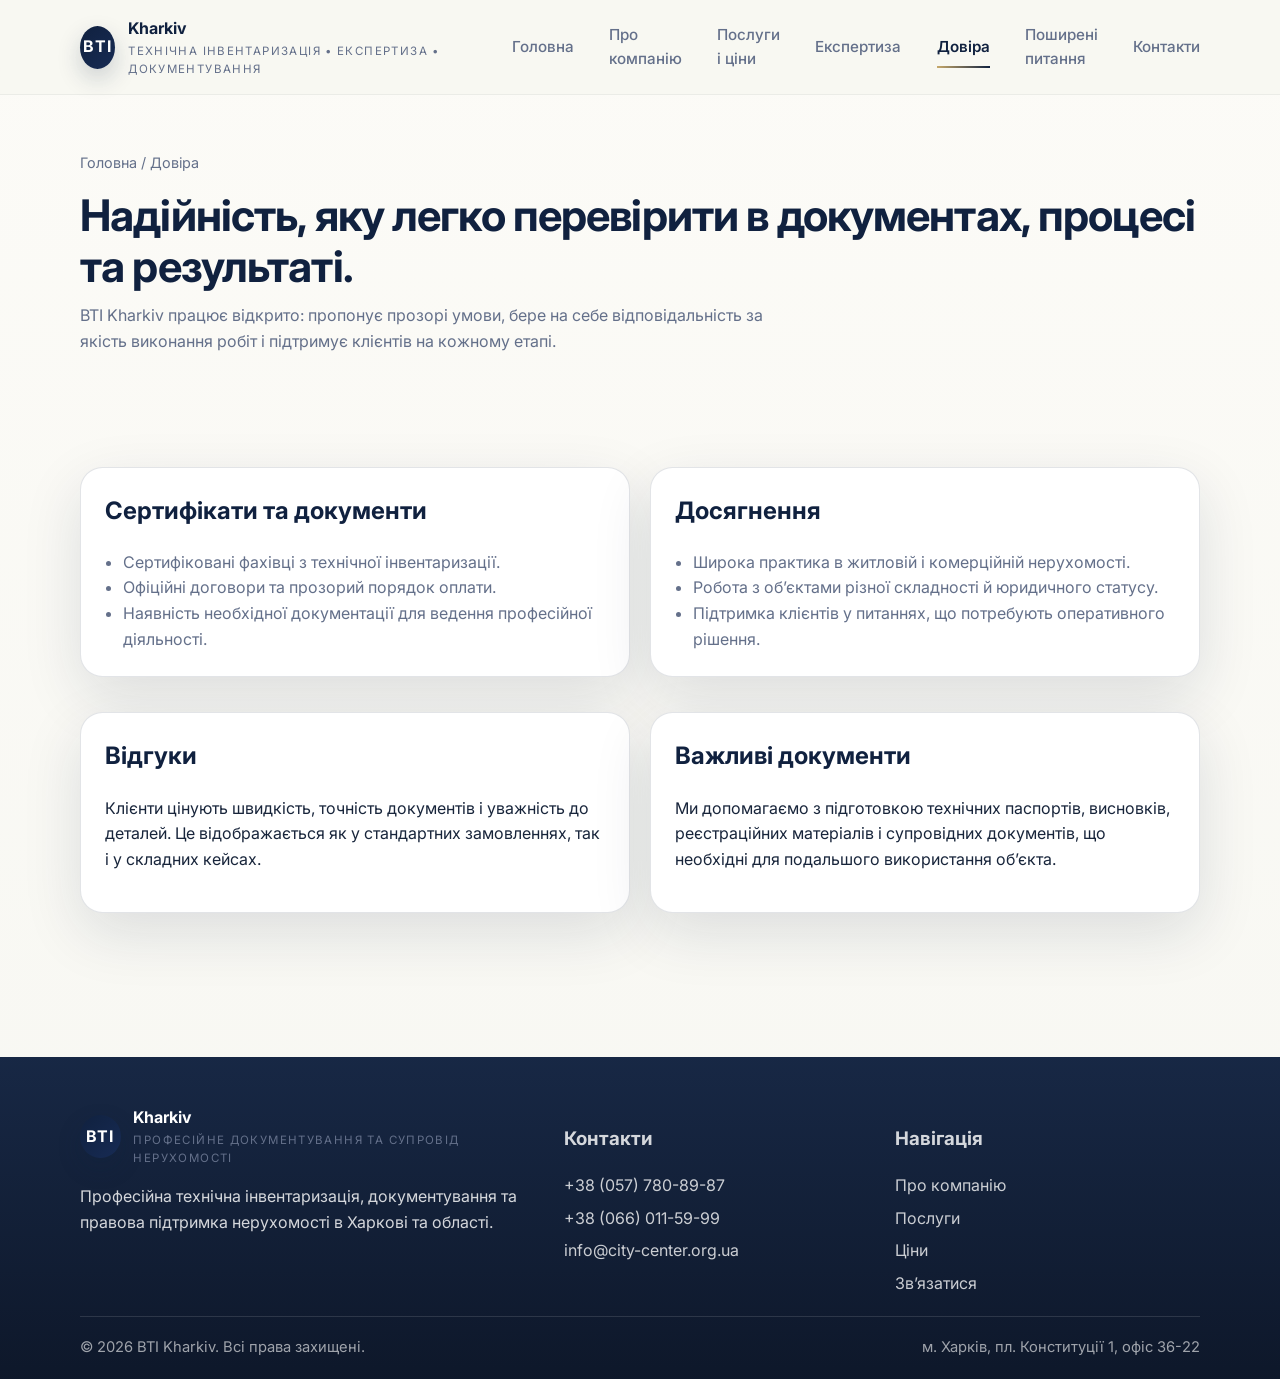
<file: trust.html>
<!DOCTYPE html>
<html lang="uk">
  <head>
    <meta charset="UTF-8" />
    <meta name="viewport" content="width=device-width, initial-scale=1.0" />
    <meta name="description" content="Довіра до BTI Kharkiv: сертифікати, ліцензії, документи, досягнення та відгуки клієнтів." />
    <title>BTI Kharkiv — Довіра</title>
    <link rel="preconnect" href="https://fonts.googleapis.com" />
    <link rel="preconnect" href="https://fonts.gstatic.com" crossorigin />
    <link href="https://fonts.googleapis.com/css2?family=Inter:wght@400;500;600;700;800&display=swap" rel="stylesheet" />
    <link rel="stylesheet" href="styles.css" />
  </head>
  <body data-page="trust">
    <div id="site-header"></div>

    <main>
      <section class="page-hero">
        <div class="container">
          <div class="breadcrumbs">Головна / Довіра</div>
          <h1>Надійність, яку легко перевірити в документах, процесі та результаті.</h1>
          <p>BTI Kharkiv працює відкрито: пропонує прозорі умови, бере на себе відповідальність за якість виконання робіт і підтримує клієнтів на кожному етапі.</p>
        </div>
      </section>

      <section class="section">
        <div class="container">
          <div class="grid-2">
            <div class="page-card">
              <h2>Сертифікати та документи</h2>
              <ul>
                <li>Сертифіковані фахівці з технічної інвентаризації.</li>
                <li>Офіційні договори та прозорий порядок оплати.</li>
                <li>Наявність необхідної документації для ведення професійної діяльності.</li>
              </ul>
            </div>
            <div class="page-card">
              <h2>Досягнення</h2>
              <ul>
                <li>Широка практика в житловій і комерційній нерухомості.</li>
                <li>Робота з об’єктами різної складності й юридичного статусу.</li>
                <li>Підтримка клієнтів у питаннях, що потребують оперативного рішення.</li>
              </ul>
            </div>
            <div class="page-card">
              <h2>Відгуки</h2>
              <p>Клієнти цінують швидкість, точність документів і уважність до деталей. Це відображається як у стандартних замовленнях, так і у складних кейсах.</p>
            </div>
            <div class="page-card">
              <h2>Важливі документи</h2>
              <p>Ми допомагаємо з підготовкою технічних паспортів, висновків, реєстраційних матеріалів і супровідних документів, що необхідні для подальшого використання об’єкта.</p>
            </div>
          </div>
        </div>
      </section>
    </main>

    <div id="site-footer"></div>
    <script src="script.js"></script>
  </body>
</html>
</file>
<file: styles.css>
:root {
  --navy: #10213f;
  --navy-2: #172b54;
  --gold: #c7a96b;
  --gold-soft: #f4e4be;
  --ink: #18253b;
  --muted: #64708a;
  --bg: #f7f7f2;
  --white: #ffffff;
  --line: rgba(16, 33, 63, 0.12);
  --shadow: 0 20px 60px rgba(16, 33, 63, 0.12);
}
* { box-sizing: border-box; }
html { scroll-behavior: smooth; }
body {
  margin: 0;
  font-family: Inter, "Segoe UI", Roboto, Arial, sans-serif;
  color: var(--ink);
  background: linear-gradient(180deg, #fcfbf7 0%, var(--bg) 100%);
  line-height: 1.6;
  -webkit-font-smoothing: antialiased;
  -moz-osx-font-smoothing: grayscale;
}
a { color: inherit; text-decoration: none; }
img { max-width: 100%; display: block; }
.container {
  width: min(1120px, calc(100% - 2rem));
  margin: 0 auto;
}
.section {
  padding: 5rem 0;
}
.section-title {
  font-size: clamp(1.8rem, 2.8vw, 2.6rem);
  margin: 0 0 0.75rem;
  color: var(--navy);
  line-height: 1.15;
  font-weight: 700;
  letter-spacing: -0.02em;
}
.section-intro {
  color: var(--muted);
  max-width: 720px;
  margin: 0 0 2rem;
  font-size: 1.02rem;
}
.site-header {
  position: sticky;
  top: 0;
  z-index: 20;
  backdrop-filter: blur(16px);
  background: rgba(247, 247, 242, 0.86);
  border-bottom: 1px solid rgba(16, 33, 63, 0.06);
}
.header-inner {
  display: flex;
  align-items: center;
  justify-content: space-between;
  padding: 1rem 0;
  gap: 1rem;
}
.brand {
  display: inline-flex;
  align-items: center;
  gap: 0.8rem;
}
.brand strong { display: block; font-size: 1rem; color: var(--navy); }
.brand small { display: block; color: var(--muted); font-size: 0.72rem; letter-spacing: 0.12em; text-transform: uppercase; }
.brand-mark {
  width: 2.7rem;
  height: 2.7rem;
  display: grid;
  place-items: center;
  border-radius: 50%;
  background: linear-gradient(135deg, var(--navy), var(--navy-2));
  color: var(--white);
  font-weight: 700;
  letter-spacing: 0.08em;
  box-shadow: 0 10px 25px rgba(16, 33, 63, 0.2);
}
.site-nav {
  display: flex;
  gap: 2.2rem;
  align-items: center;
}
.site-nav a {
  color: var(--muted);
  font-size: 0.95rem;
  font-weight: 500;
  transition: all .25s ease;
  position: relative;
  padding: 0.4rem 0;
}
.site-nav a::after {
  content: "";
  position: absolute;
  bottom: -2px;
  left: 0;
  width: 0;
  height: 2px;
  background: linear-gradient(90deg, var(--gold), var(--navy));
  transition: width .25s ease;
}
.site-nav a:hover {
  color: var(--navy);
}
.site-nav a:hover::after {
  width: 100%;
}
.site-nav a.active {
  color: var(--navy);
  font-weight: 600;
}
.site-nav a.active::after {
  width: 100%;
}
.nav-toggle { display: none; background: none; border: 0; padding: 0.25rem; }
.nav-toggle span {
  display: block;
  width: 1.5rem;
  height: 2px;
  background: var(--navy);
  margin: 0.25rem 0;
}
.hero {
  padding: 4.5rem 0 3rem;
}
.hero-grid {
  display: grid;
  grid-template-columns: 1.1fr 0.9fr;
  gap: 2.5rem;
  align-items: center;
}
.eyebrow {
  display: inline-flex;
  align-items: center;
  gap: 0.5rem;
  color: var(--gold);
  letter-spacing: 0.18em;
  text-transform: uppercase;
  font-size: 0.78rem;
  font-weight: 700;
  margin-bottom: 1rem;
}
.hero h1 {
  font-size: clamp(2.2rem, 4.2vw, 3.8rem);
  line-height: 1.12;
  margin: 0 0 1rem;
  color: var(--navy);
  font-weight: 700;
  letter-spacing: -0.02em;
}
.hero p.rich-text { font-size: 1.04rem; color: var(--muted); max-width: 620px; }
.hero-actions {
  display: flex;
  gap: 1rem;
  flex-wrap: wrap;
  margin-top: 1.5rem;
}
.button {
  display: inline-flex;
  align-items: center;
  justify-content: center;
  border-radius: 999px;
  padding: 0.9rem 1.2rem;
  font-weight: 600;
  border: 1px solid transparent;
  transition: transform .2s ease, box-shadow .2s ease, background .2s ease;
}
.button:hover { transform: translateY(-2px); }
.button-primary {
  background: linear-gradient(135deg, var(--navy), var(--navy-2));
  color: var(--white);
  box-shadow: 0 12px 30px rgba(16, 33, 63, 0.2);
}
.button-secondary {
  background: var(--white);
  color: var(--navy);
  border-color: var(--line);
}
.trust-strip {
  display: flex;
  flex-wrap: wrap;
  gap: 0.9rem;
  margin-top: 1.5rem;
}
.trust-pill {
  background: rgba(255,255,255,0.7);
  border: 1px solid var(--line);
  padding: 0.65rem 0.9rem;
  border-radius: 999px;
  font-size: 0.9rem;
  color: var(--navy);
}
.hero-visual {
  position: relative;
  min-height: 420px;
  border-radius: 2rem;
  padding: 1.5rem;
  background: linear-gradient(135deg, rgba(16,33,63,0.95), rgba(23,43,84,0.92));
  box-shadow: var(--shadow);
  overflow: hidden;
}
.hero-visual::before, .hero-visual::after {
  content: "";
  position: absolute;
  inset: 0;
  background: linear-gradient(110deg, transparent 0, rgba(255,255,255,0.12) 35%, transparent 70%);
  transform: translateX(-100%);
  animation: sweep 8s ease-in-out infinite;
}
.hero-visual::after {
  animation-delay: 1.5s;
  background: radial-gradient(circle at top left, rgba(199,169,107,0.25), transparent 45%);
}
.hero-visual .building {
  position: relative;
  height: 100%;
  display: grid;
  place-items: center;
  transform-style: preserve-3d;
}
.hero-visual svg { width: min(100%, 520px); height: auto; filter: drop-shadow(0 20px 40px rgba(0,0,0,0.25)); }
.floating-card {
  position: absolute;
  padding: 0.9rem 1rem;
  background: rgba(255,255,255,0.95);
  border: 1px solid rgba(16,33,63,0.1);
  border-radius: 1rem;
  box-shadow: 0 12px 28px rgba(0,0,0,0.15);
  animation: bob 4s ease-in-out infinite;
}
.floating-card strong { display: block; font-size: 0.92rem; color: var(--navy); }
.floating-card span { color: var(--muted); font-size: 0.85rem; }
.card-1 { top: 1rem; right: 1rem; }
.card-2 { bottom: 1.2rem; left: 1.2rem; animation-delay: 1.2s; }
.grid-2, .grid-3 { display: grid; gap: 1.2rem; }
.grid-2 { grid-template-columns: repeat(2, minmax(0, 1fr)); }
.grid-3 { grid-template-columns: repeat(3, minmax(0, 1fr)); }
.panel {
  background: var(--white);
  border: 1px solid var(--line);
  border-radius: 1.4rem;
  padding: 1.4rem;
  box-shadow: var(--shadow);
}
.panel h3 { margin: 0 0 0.5rem; color: var(--navy); }
.panel p { margin: 0; color: var(--muted); }
.stat-grid {
  display: grid;
  grid-template-columns: repeat(4, minmax(0, 1fr));
  gap: 1rem;
  margin-top: 2rem;
}
.stat-card {
  padding: 1.2rem;
  border-radius: 1.2rem;
  background: rgba(255,255,255,0.75);
  border: 1px solid var(--line);
}
.stat-card strong { display: block; font-size: 1.3rem; color: var(--navy); }
.stat-card span { color: var(--muted); font-size: 0.95rem; }
.section-grid {
  display: grid;
  grid-template-columns: 0.95fr 1.05fr;
  gap: 2rem;
  align-items: start;
}
.services-grid {
  display: grid;
  grid-template-columns: repeat(2, minmax(0, 1fr));
  gap: 1rem;
}
.service-card {
  display: block;
  padding: 1.2rem;
  border-radius: 1.2rem;
  background: var(--white);
  border: 1px solid var(--line);
  transition: transform .2s ease, box-shadow .2s ease;
}
.service-card:hover { transform: translateY(-4px); box-shadow: var(--shadow); }
.service-card h3 { margin: 0 0 0.4rem; color: var(--navy); }
.service-card p { margin: 0; color: var(--muted); font-size: 0.95rem; }
.list-check { padding: 0; margin: 0; list-style: none; display: grid; gap: 0.6rem; }
.list-check li { padding-left: 1.4rem; position: relative; color: var(--muted); }
.list-check li::before { content: "•"; position: absolute; left: 0; color: var(--gold); font-size: 1rem; }
.cta-block {
  padding: 2rem;
  border-radius: 2rem;
  background: linear-gradient(135deg, rgba(16,33,63,0.95), rgba(23,43,84,0.92));
  color: var(--white);
  box-shadow: var(--shadow);
}
.cta-block p { color: rgba(255,255,255,0.76); }
.cta-block .button-secondary { background: rgba(255,255,255,0.12); color: var(--white); border-color: rgba(255,255,255,0.2); }
.breadcrumbs { color: var(--muted); font-size: 0.9rem; margin-bottom: 1rem; }
.page-hero {
  padding: 3.5rem 0 2rem;
}
.page-hero h1 { margin: 0 0 0.8rem; color: var(--navy); font-size: clamp(2rem, 3.4vw, 2.8rem); font-weight: 700; line-height: 1.15; letter-spacing: -0.02em; }
.page-hero p { margin: 0; color: var(--muted); max-width: 720px; }
.page-card { padding: 1.5rem; border-radius: 1.4rem; background: var(--white); border: 1px solid var(--line); box-shadow: var(--shadow); margin-bottom: 1rem; }
.page-card h2, .page-card h3 { color: var(--navy); margin-top: 0; }
.page-card ul { margin: 0; padding-left: 1.15rem; color: var(--muted); }
.steps { display: grid; grid-template-columns: repeat(4, minmax(0, 1fr)); gap: 1rem; margin-top: 1rem; }
.step { padding: 1rem; border-radius: 1rem; background: rgba(199,169,107,0.12); border: 1px solid rgba(199,169,107,0.25); }
.step strong { display: block; color: var(--navy); }
.faq-item { border-bottom: 1px solid var(--line); padding: 1rem 0; }
.faq-item button {
  display: flex;
  align-items: center;
  justify-content: space-between;
  width: 100%;
  background: none; border: 0; font: inherit; padding: 0; color: var(--navy); font-weight: 600; cursor: pointer; text-align: left;
}
.faq-item .answer { display: none; margin-top: 0.7rem; color: var(--muted); }
.faq-item.active .answer { display: block; }
.pricing-grid {
  display: grid;
  grid-template-columns: repeat(2, minmax(0, 1fr));
  gap: 1.4rem;
  margin-top: 2.5rem;
}
.pricing-card {
  padding: 1.6rem;
  border-radius: 1.4rem;
  background: var(--white);
  border: 1px solid var(--line);
  box-shadow: var(--shadow);
}
.pricing-card h3 {
  margin: 0 0 1.2rem;
  color: var(--navy);
  font-size: 1.1rem;
  font-weight: 700;
}
.pricing-list {
  list-style: none;
  padding: 0;
  margin: 0;
  display: grid;
  gap: 0.8rem;
}
.pricing-list li {
  display: flex;
  justify-content: space-between;
  align-items: center;
  gap: 1rem;
}
.pricing-list span {
  color: var(--muted);
  font-size: 0.95rem;
}
.pricing-list strong {
  color: var(--navy);
  font-weight: 700;
  white-space: nowrap;
}
.contact-grid { display: grid; grid-template-columns: 0.95fr 1.05fr; gap: 1.5rem; }
.contact-card, .form-card { padding: 1.4rem; border-radius: 1.4rem; background: var(--white); border: 1px solid var(--line); box-shadow: var(--shadow); }
.form-card form { display: grid; gap: 1rem; }
label { display: grid; gap: 0.45rem; color: var(--navy); font-weight: 600; }
input, textarea, select {
  border-radius: 0.8rem; border: 1px solid var(--line); padding: 0.85rem 0.95rem; font: inherit; background: #fbfaf6; color: var(--ink);
}
textarea { min-height: 130px; resize: vertical; }
.site-footer {
  margin-top: 3rem;
  background: linear-gradient(180deg, rgba(16,33,63,0.97), rgba(9,19,38,0.98));
  color: rgba(255,255,255,0.82);
  padding: 3rem 0 1.2rem;
}
.footer-grid { display: grid; grid-template-columns: 1.2fr 0.8fr 0.8fr; gap: 1.6rem; }
.footer-brand strong { color: var(--white); }
.footer-list { list-style: none; padding: 0; margin: 0; display: grid; gap: 0.45rem; }
.footer-list a { color: rgba(255,255,255,0.78); }
.footer-bottom { padding-top: 1.2rem; margin-top: 1.2rem; border-top: 1px solid rgba(255,255,255,0.12); display: flex; justify-content: space-between; gap: 1rem; color: rgba(255,255,255,0.6); font-size: 0.92rem; }
@keyframes sweep { 100% { transform: translateX(120%); } }
@keyframes bob { 0%,100% { transform: translateY(0px); } 50% { transform: translateY(-8px); } }
@media (max-width: 900px) {
  .hero-grid, .section-grid, .contact-grid, .footer-grid { grid-template-columns: 1fr; }
  .stat-grid, .steps { grid-template-columns: repeat(2, minmax(0, 1fr)); }
}
@media (max-width: 760px) {
  .nav-toggle { display: inline-block; }
  .site-nav {
    position: absolute;
    top: 100%;
    right: 1rem;
    left: 1rem;
    display: none;
    flex-direction: column;
    align-items: flex-start;
    background: rgba(255,255,255,0.96);
    padding: 1rem;
    border: 1px solid var(--line);
    border-radius: 1rem;
    box-shadow: var(--shadow);
  }
  .site-nav.open { display: flex; }
  .services-grid, .grid-2, .grid-3, .stat-grid, .steps, .pricing-grid { grid-template-columns: 1fr; }
  .hero { padding-top: 3rem; }
  .footer-bottom { flex-direction: column; }
}
</file>
